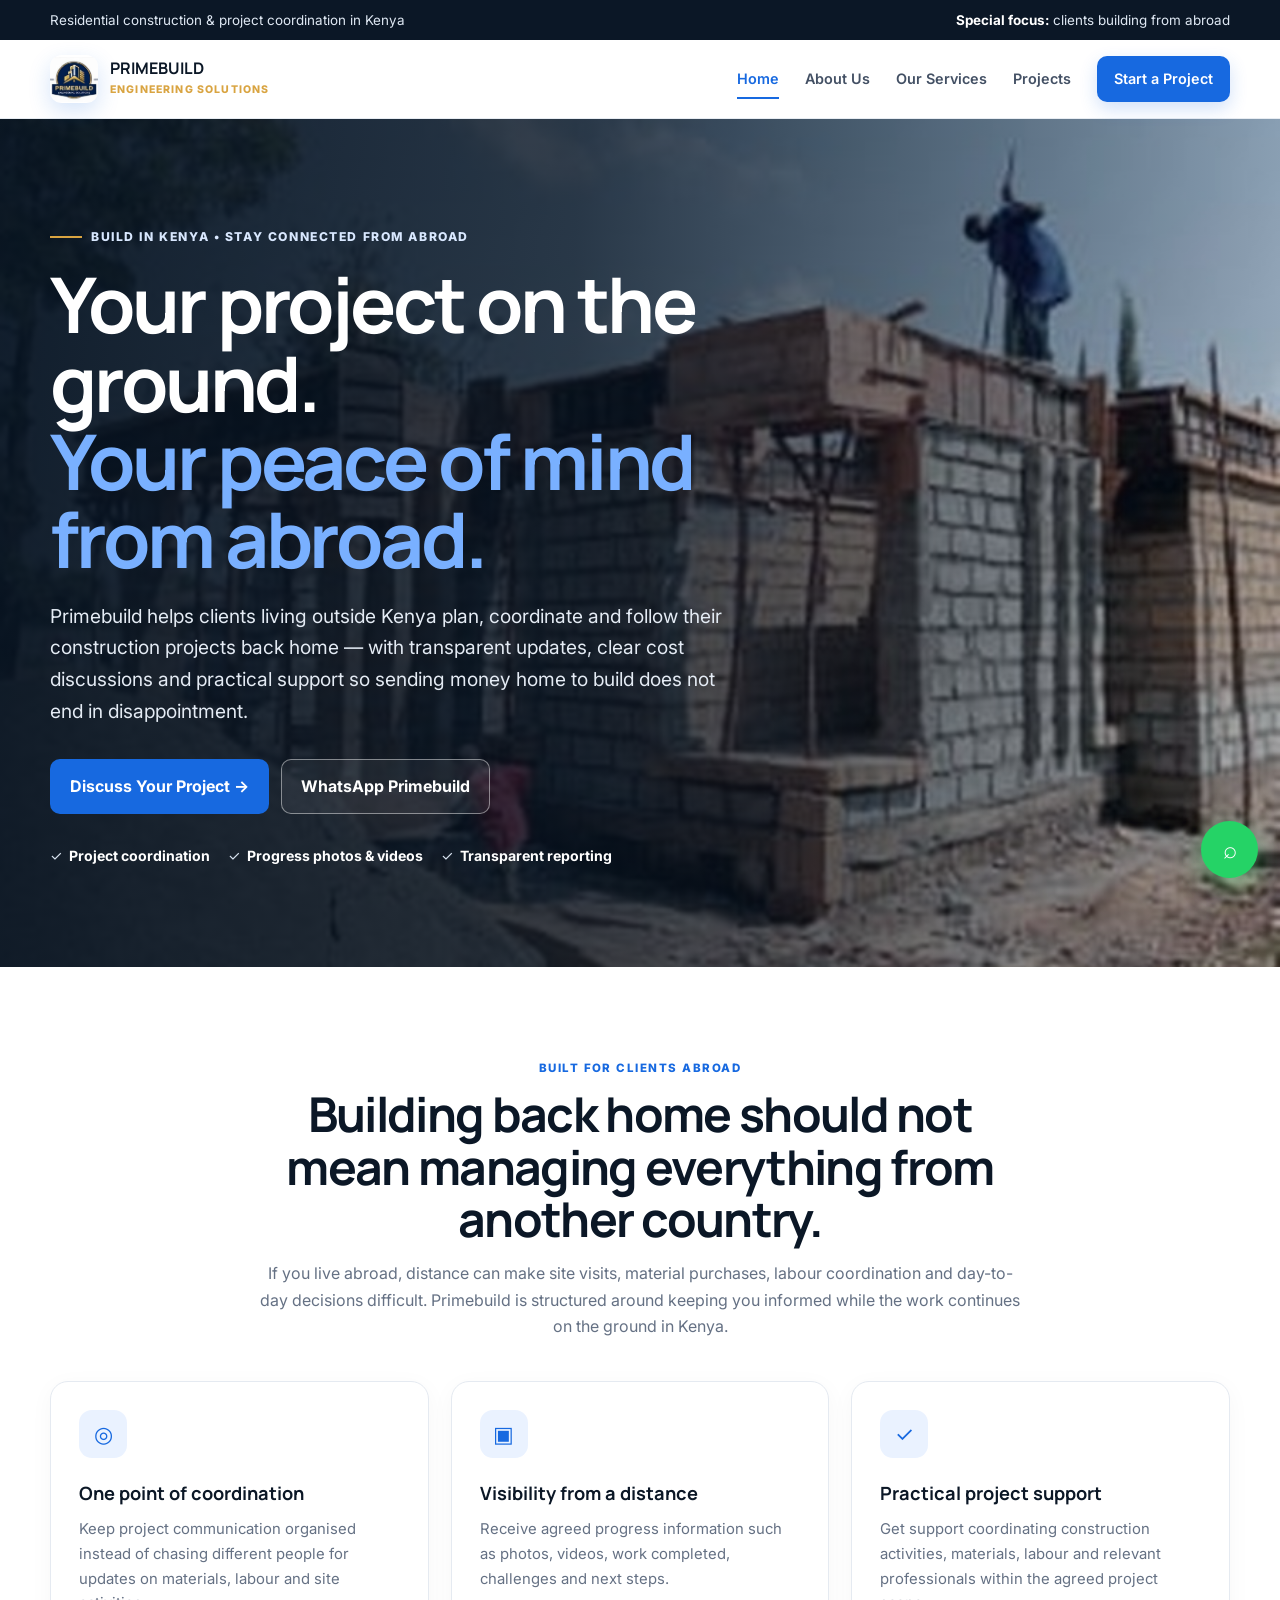
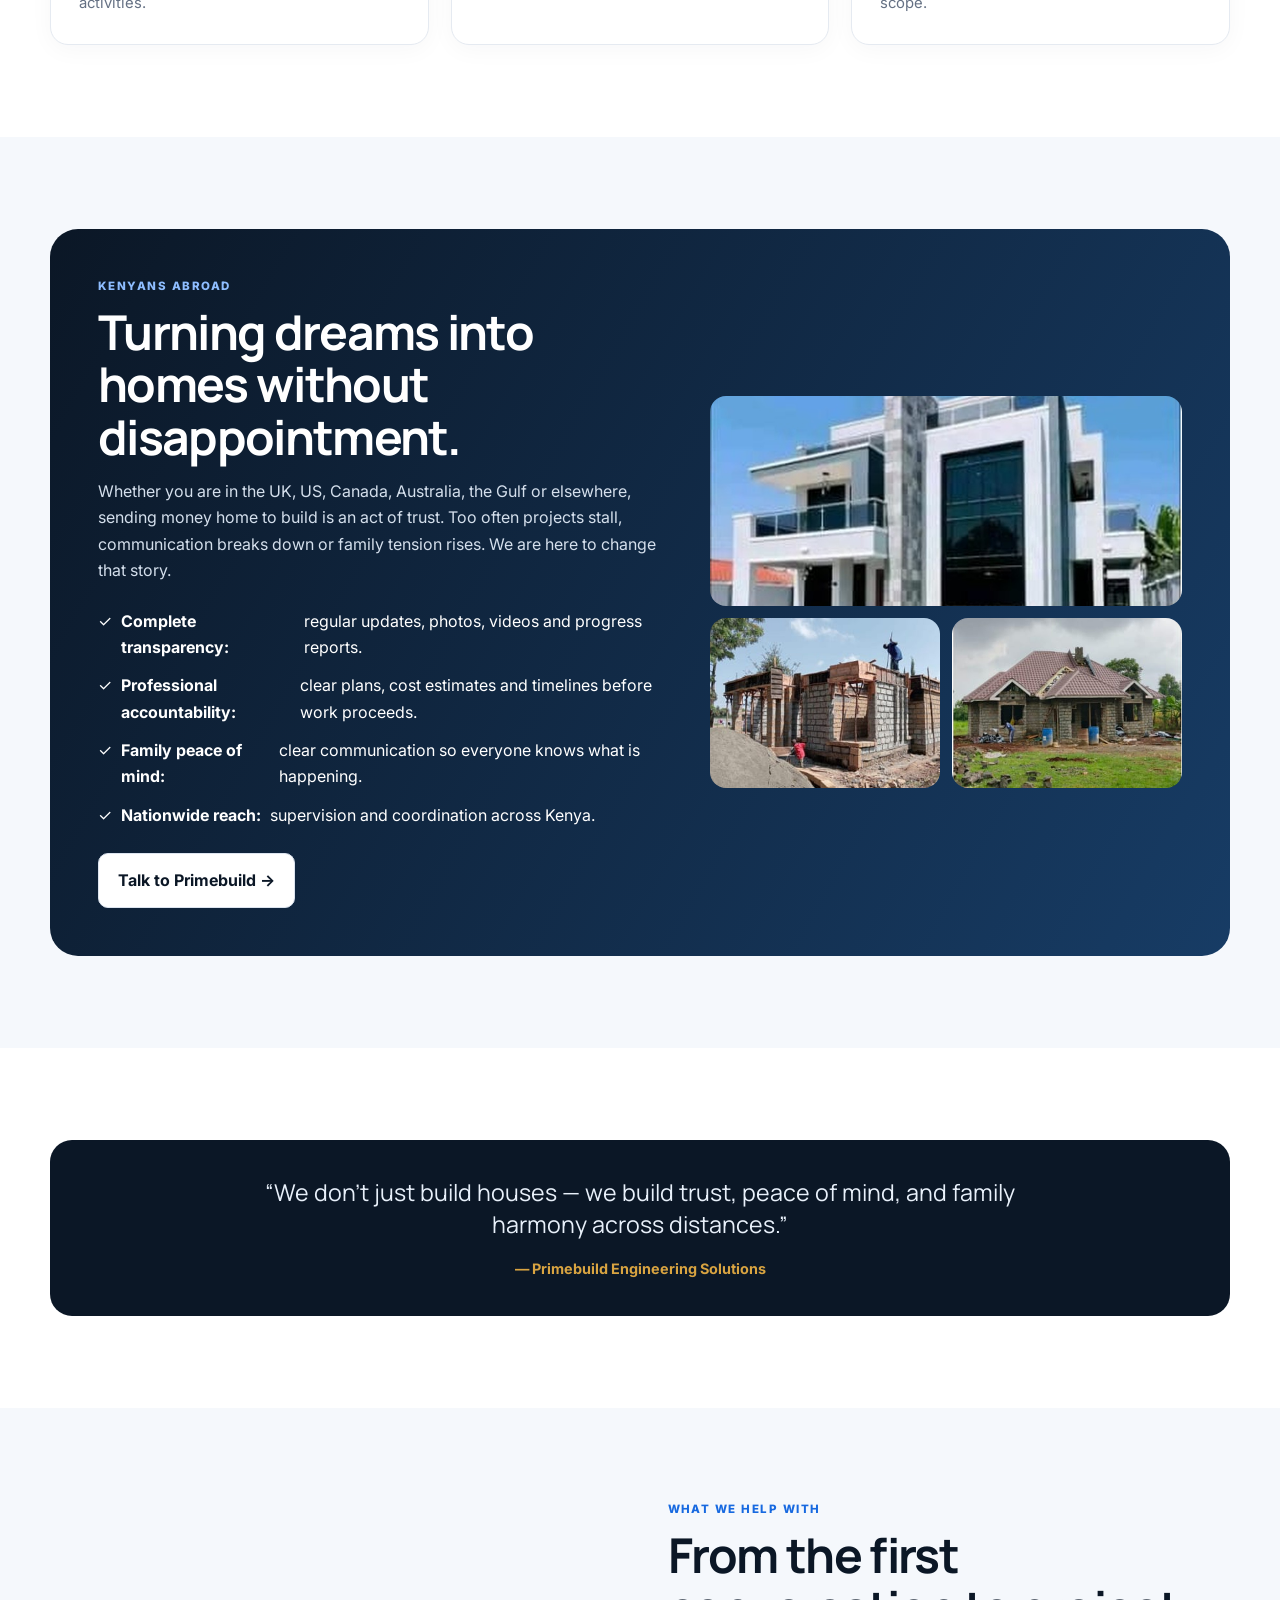
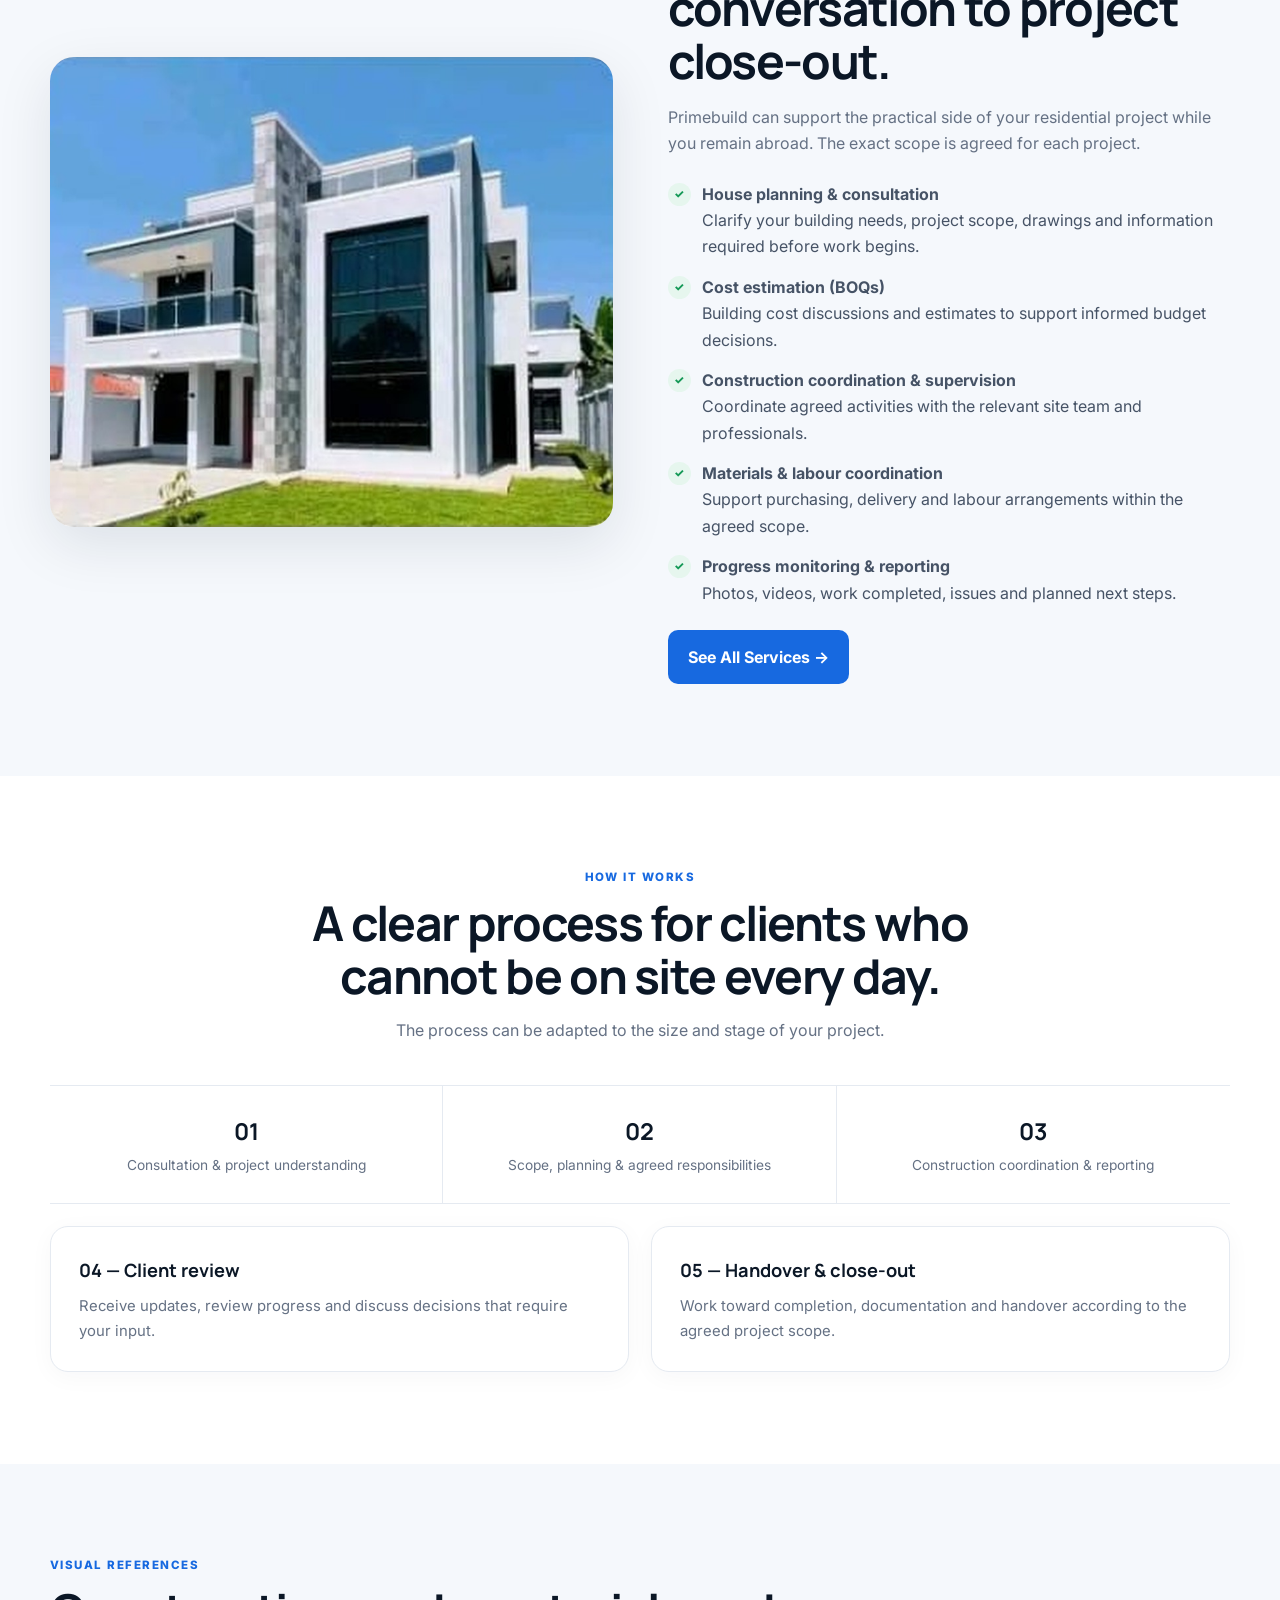
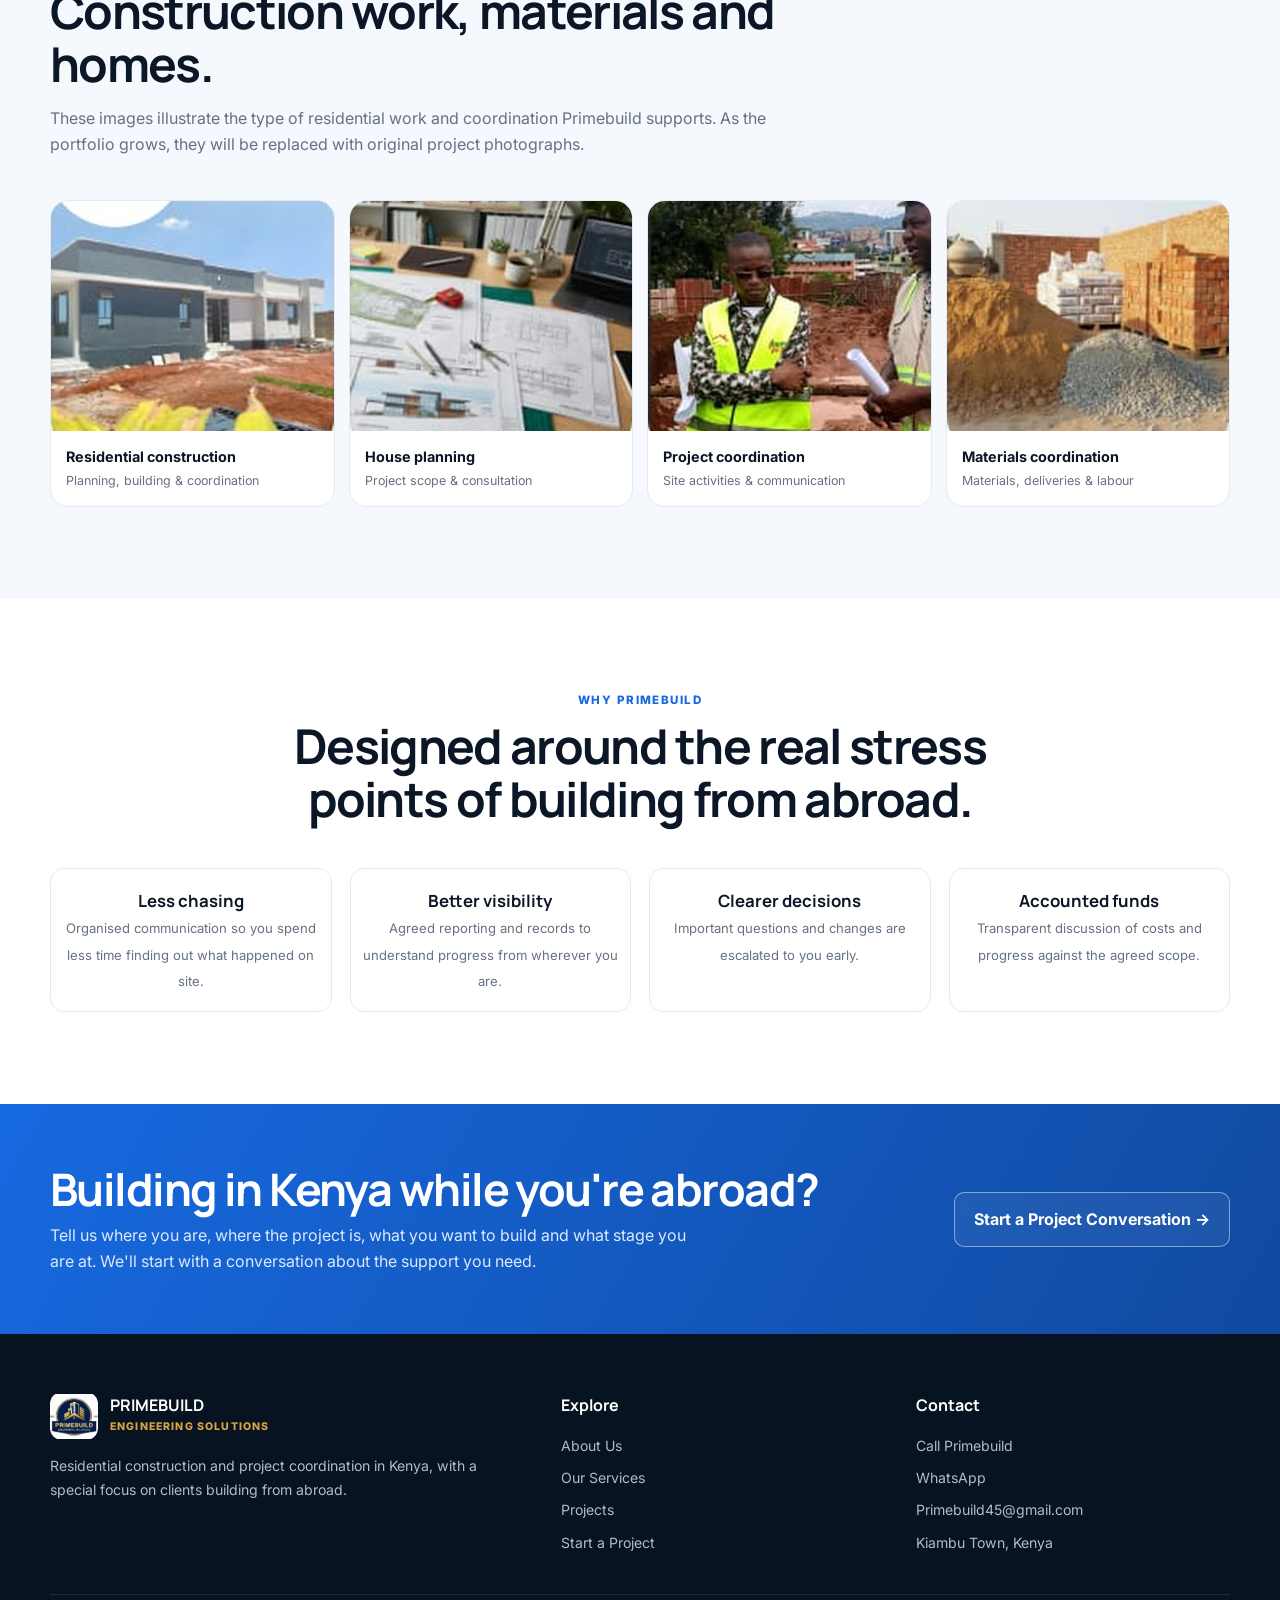
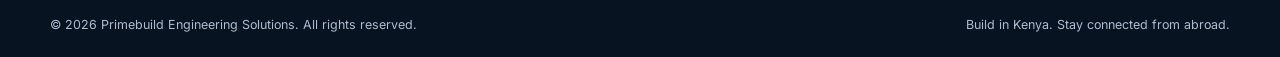
<file: index.html>
<!doctype html>
<html lang="en">
<head>
<meta charset="utf-8"><meta name="viewport" content="width=device-width,initial-scale=1">
<title>Primebuild Engineering Solutions | Build in Kenya from Abroad</title>
<meta name="description" content="Primebuild Engineering Solutions helps clients living abroad plan, coordinate, monitor and complete residential construction projects in Kenya with clear communication, transparent reporting and practical support.">
<link rel="icon" href="favicon.svg" type="image/svg+xml">
<link rel="stylesheet" href="styles.css">
<script type="application/ld+json">{"@context":"https://schema.org","@type":"Organization","name":"Primebuild Engineering Solutions","areaServed":"Kenya","url":"https://primebuild.co.ke","email":"Primebuild45@gmail.com","telephone":"+254791653161","description":"Residential construction support and project coordination for clients building in Kenya, including clients living abroad.","founder":{"@type":"Person","name":"Antony Kimani"}}</script>
</head>
<body>
<a class="skip-link" href="#main">Skip to content</a>
<div class="topbar"><div class="container"><span>Residential construction &amp; project coordination in Kenya</span><span class="desktop-only"><span class="accent">Special focus:</span> clients building from abroad</span></div></div>
<nav class="navbar"><div class="container nav-inner">
<a class="brand" href="index.html">
  <img class="logo-img" src="favicon.jpeg" width="48" height="48" alt="Primebuild logo">
  <span class="brand-text"><strong>PRIMEBUILD</strong><span>ENGINEERING SOLUTIONS</span></span>
</a>
<button class="menu-btn" aria-label="Open menu" aria-expanded="false">☰</button>
<div class="nav-links"><a class="active" href="index.html">Home</a><a href="about.html">About Us</a><a href="services.html">Our Services</a><a href="projects.html">Projects</a><a href="contact.html" class="nav-cta">Start a Project</a></div>
</div></nav>

<header class="hero"><div class="container"><div class="hero-content reveal">
<div class="eyebrow">Build in Kenya • Stay connected from abroad</div>
<h1>Your project on the ground.<br><span>Your peace of mind from abroad.</span></h1>
<p>Primebuild helps clients living outside Kenya plan, coordinate and follow their construction projects back home — with transparent updates, clear cost discussions and practical support so sending money home to build does not end in disappointment.</p>
<div class="hero-actions"><a class="btn btn-primary" href="contact.html">Discuss Your Project →</a><a class="btn btn-outline" data-whatsapp data-message="Hello Primebuild Engineering Solutions. I live abroad and would like to discuss building or managing a construction project in Kenya.">WhatsApp Primebuild</a></div>
<div class="hero-note"><span>✓ <b>Project coordination</b></span><span>✓ <b>Progress photos &amp; videos</b></span><span>✓ <b>Transparent reporting</b></span></div>
</div></div></header>

<main id="main">
<section class="section"><div class="container">
<div class="section-head center reveal"><div class="kicker">Built for clients abroad</div><h2>Building back home should not mean managing everything from another country.</h2><p>If you live abroad, distance can make site visits, material purchases, labour coordination and day-to-day decisions difficult. Primebuild is structured around keeping you informed while the work continues on the ground in Kenya.</p></div>
<div class="grid grid-3">
<div class="card reveal"><div class="icon">◎</div><h3>One point of coordination</h3><p>Keep project communication organised instead of chasing different people for updates on materials, labour and site activities.</p></div>
<div class="card reveal"><div class="icon">▣</div><h3>Visibility from a distance</h3><p>Receive agreed progress information such as photos, videos, work completed, challenges and next steps.</p></div>
<div class="card reveal"><div class="icon">✓</div><h3>Practical project support</h3><p>Get support coordinating construction activities, materials, labour and relevant professionals within the agreed project scope.</p></div>
</div></div></section>

<section class="section alt"><div class="container"><div class="abroad-banner reveal">
<div><div class="kicker" style="color:#8ebdff">Kenyans abroad</div><h2>Turning dreams into homes without disappointment.</h2><p>Whether you are in the UK, US, Canada, Australia, the Gulf or elsewhere, sending money home to build is an act of trust. Too often projects stall, communication breaks down or family tension rises. We are here to change that story.</p>
<div class="mini-points">
<span>✓ <span><b>Complete transparency:</b> regular updates, photos, videos and progress reports.</span></span>
<span>✓ <span><b>Professional accountability:</b> clear plans, cost estimates and timelines before work proceeds.</span></span>
<span>✓ <span><b>Family peace of mind:</b> clear communication so everyone knows what is happening.</span></span>
<span>✓ <span><b>Nationwide reach:</b> supervision and coordination across Kenya.</span></span>
</div>
<a class="btn btn-light" href="contact.html" style="margin-top:25px">Talk to Primebuild →</a></div>
<div class="abroad-image-grid"><img src="assets/abroad-modern-home.jpg" alt="Modern residential home in Kenya"><img src="assets/abroad-construction-1.jpg" alt="Residential construction work in Kenya"><img src="assets/abroad-family-home.jpg" alt="Residential home under construction in Kenya"></div>
</div></div></section>

<section class="section"><div class="container">
<div class="quote-banner reveal">
<p>“We don’t just build houses — we build trust, peace of mind, and family harmony across distances.”</p>
<cite>— Primebuild Engineering Solutions</cite>
</div>
</div></section>

<section class="section alt"><div class="container"><div class="feature"><div class="feature-image reveal"></div><div class="reveal"><div class="kicker">What we help with</div><h2>From the first conversation to project close-out.</h2><p style="margin-top:16px;color:var(--muted)">Primebuild can support the practical side of your residential project while you remain abroad. The exact scope is agreed for each project.</p>
<ul class="check-list">
<li><span class="check">✓</span><span><strong>House planning &amp; consultation</strong><br>Clarify your building needs, project scope, drawings and information required before work begins.</span></li>
<li><span class="check">✓</span><span><strong>Cost estimation (BOQs)</strong><br>Building cost discussions and estimates to support informed budget decisions.</span></li>
<li><span class="check">✓</span><span><strong>Construction coordination &amp; supervision</strong><br>Coordinate agreed activities with the relevant site team and professionals.</span></li>
<li><span class="check">✓</span><span><strong>Materials &amp; labour coordination</strong><br>Support purchasing, delivery and labour arrangements within the agreed scope.</span></li>
<li><span class="check">✓</span><span><strong>Progress monitoring &amp; reporting</strong><br>Photos, videos, work completed, issues and planned next steps.</span></li>
</ul>
<a class="btn btn-primary" href="services.html" style="margin-top:24px">See All Services →</a></div></div></div></section>

<section class="section"><div class="container"><div class="section-head center"><div class="kicker">How it works</div><h2>A clear process for clients who cannot be on site every day.</h2><p>The process can be adapted to the size and stage of your project.</p></div>
<div class="stats"><div class="stat"><strong>01</strong><span>Consultation &amp; project understanding</span></div><div class="stat"><strong>02</strong><span>Scope, planning &amp; agreed responsibilities</span></div><div class="stat"><strong>03</strong><span>Construction coordination &amp; reporting</span></div></div>
<div class="grid grid-2" style="margin-top:22px"><div class="card"><h3>04 — Client review</h3><p>Receive updates, review progress and discuss decisions that require your input.</p></div><div class="card"><h3>05 — Handover &amp; close-out</h3><p>Work toward completion, documentation and handover according to the agreed project scope.</p></div></div>
</div></section>

<section class="section alt"><div class="container"><div class="section-head"><div class="kicker">Visual references</div><h2>Construction work, materials and homes.</h2><p>These images illustrate the type of residential work and coordination Primebuild supports. As the portfolio grows, they will be replaced with original project photographs.</p></div>
<div class="gallery"><figure><img src="assets/service-residential.jpg" alt="Residential house construction"><figcaption>Residential construction<span>Planning, building &amp; coordination</span></figcaption></figure><figure><img src="assets/service-planning.jpg" alt="House planning drawings"><figcaption>House planning<span>Project scope &amp; consultation</span></figcaption></figure><figure><img src="assets/service-coordination.jpg" alt="Construction project coordination on site"><figcaption>Project coordination<span>Site activities &amp; communication</span></figcaption></figure><figure><img src="assets/service-materials.jpg" alt="Construction materials on site"><figcaption>Materials coordination<span>Materials, deliveries &amp; labour</span></figcaption></figure></div>
</div></section>

<section class="section"><div class="container"><div class="section-head center"><div class="kicker">Why Primebuild</div><h2>Designed around the real stress points of building from abroad.</h2></div>
<div class="trust-strip">
<div class="trust-item"><strong>Less chasing</strong><span>Organised communication so you spend less time finding out what happened on site.</span></div>
<div class="trust-item"><strong>Better visibility</strong><span>Agreed reporting and records to understand progress from wherever you are.</span></div>
<div class="trust-item"><strong>Clearer decisions</strong><span>Important questions and changes are escalated to you early.</span></div>
<div class="trust-item"><strong>Accounted funds</strong><span>Transparent discussion of costs and progress against the agreed scope.</span></div>
</div>
</div></section>

<section class="cta"><div class="container cta-inner"><div><h2>Building in Kenya while you're abroad?</h2><p>Tell us where you are, where the project is, what you want to build and what stage you are at. We'll start with a conversation about the support you need.</p></div><a class="btn btn-outline" href="contact.html">Start a Project Conversation →</a></div></section>
</main>

<footer><div class="container"><div class="footer-grid"><div class="footer-brand"><a class="brand" href="index.html"><img class="logo-img" src="favicon.jpeg" width="48" height="48" alt="Primebuild logo"><span class="brand-text"><strong style="color:#fff">PRIMEBUILD</strong><span>ENGINEERING SOLUTIONS</span></span></a><p>Residential construction and project coordination in Kenya, with a special focus on clients building from abroad.</p></div><div><h3>Explore</h3><ul><li><a href="about.html">About Us</a></li><li><a href="services.html">Our Services</a></li><li><a href="projects.html">Projects</a></li><li><a href="contact.html">Start a Project</a></li></ul></div><div><h3>Contact</h3><ul><li><a data-phone data-phone-text="false">Call Primebuild</a></li><li><a data-whatsapp>WhatsApp</a></li><li><a data-email>Primebuild45@gmail.com</a></li><li>Kiambu Town, Kenya</li></ul></div></div><div class="footer-bottom"><span>© <span id="year"></span> Primebuild Engineering Solutions. All rights reserved.</span><span>Build in Kenya. Stay connected from abroad.</span></div></div></footer>
<a class="whatsapp-float" data-whatsapp aria-label="Chat on WhatsApp">⌕</a><script src="script.js"></script>
</body></html>
</file>
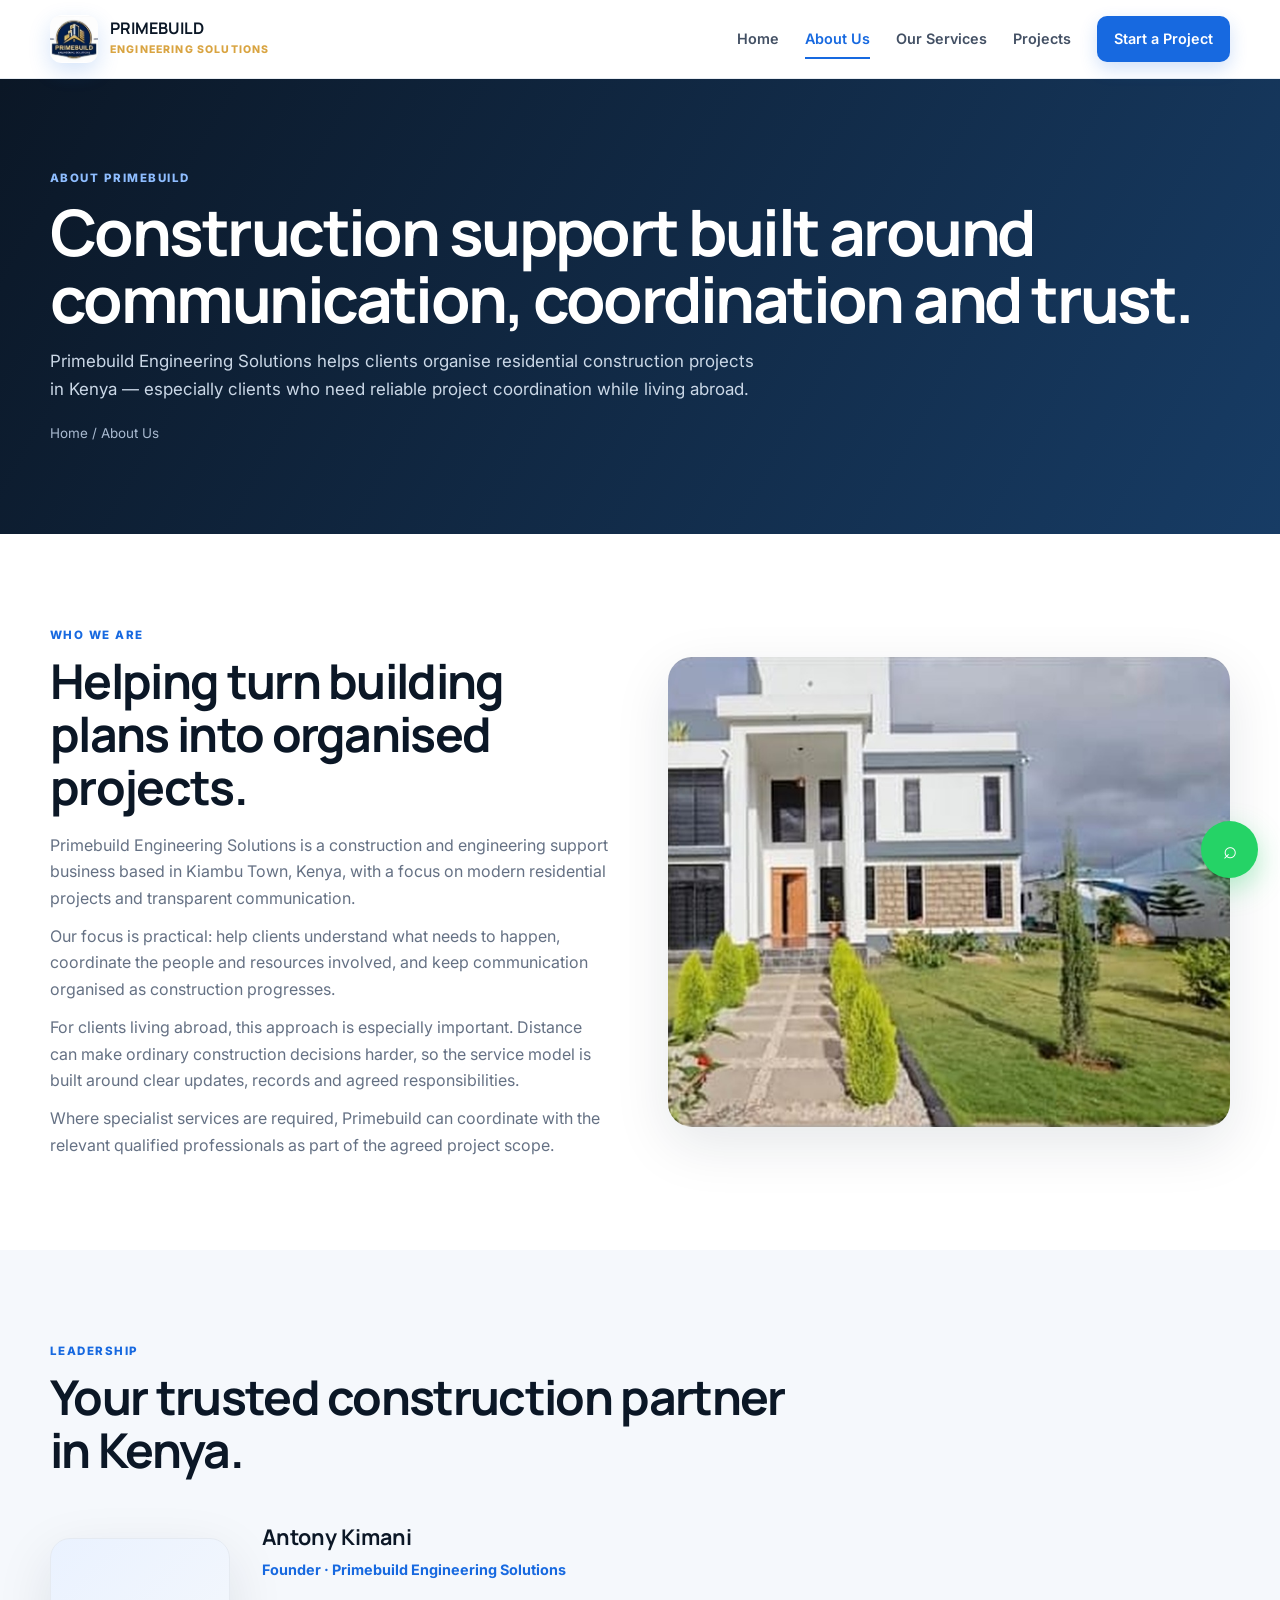
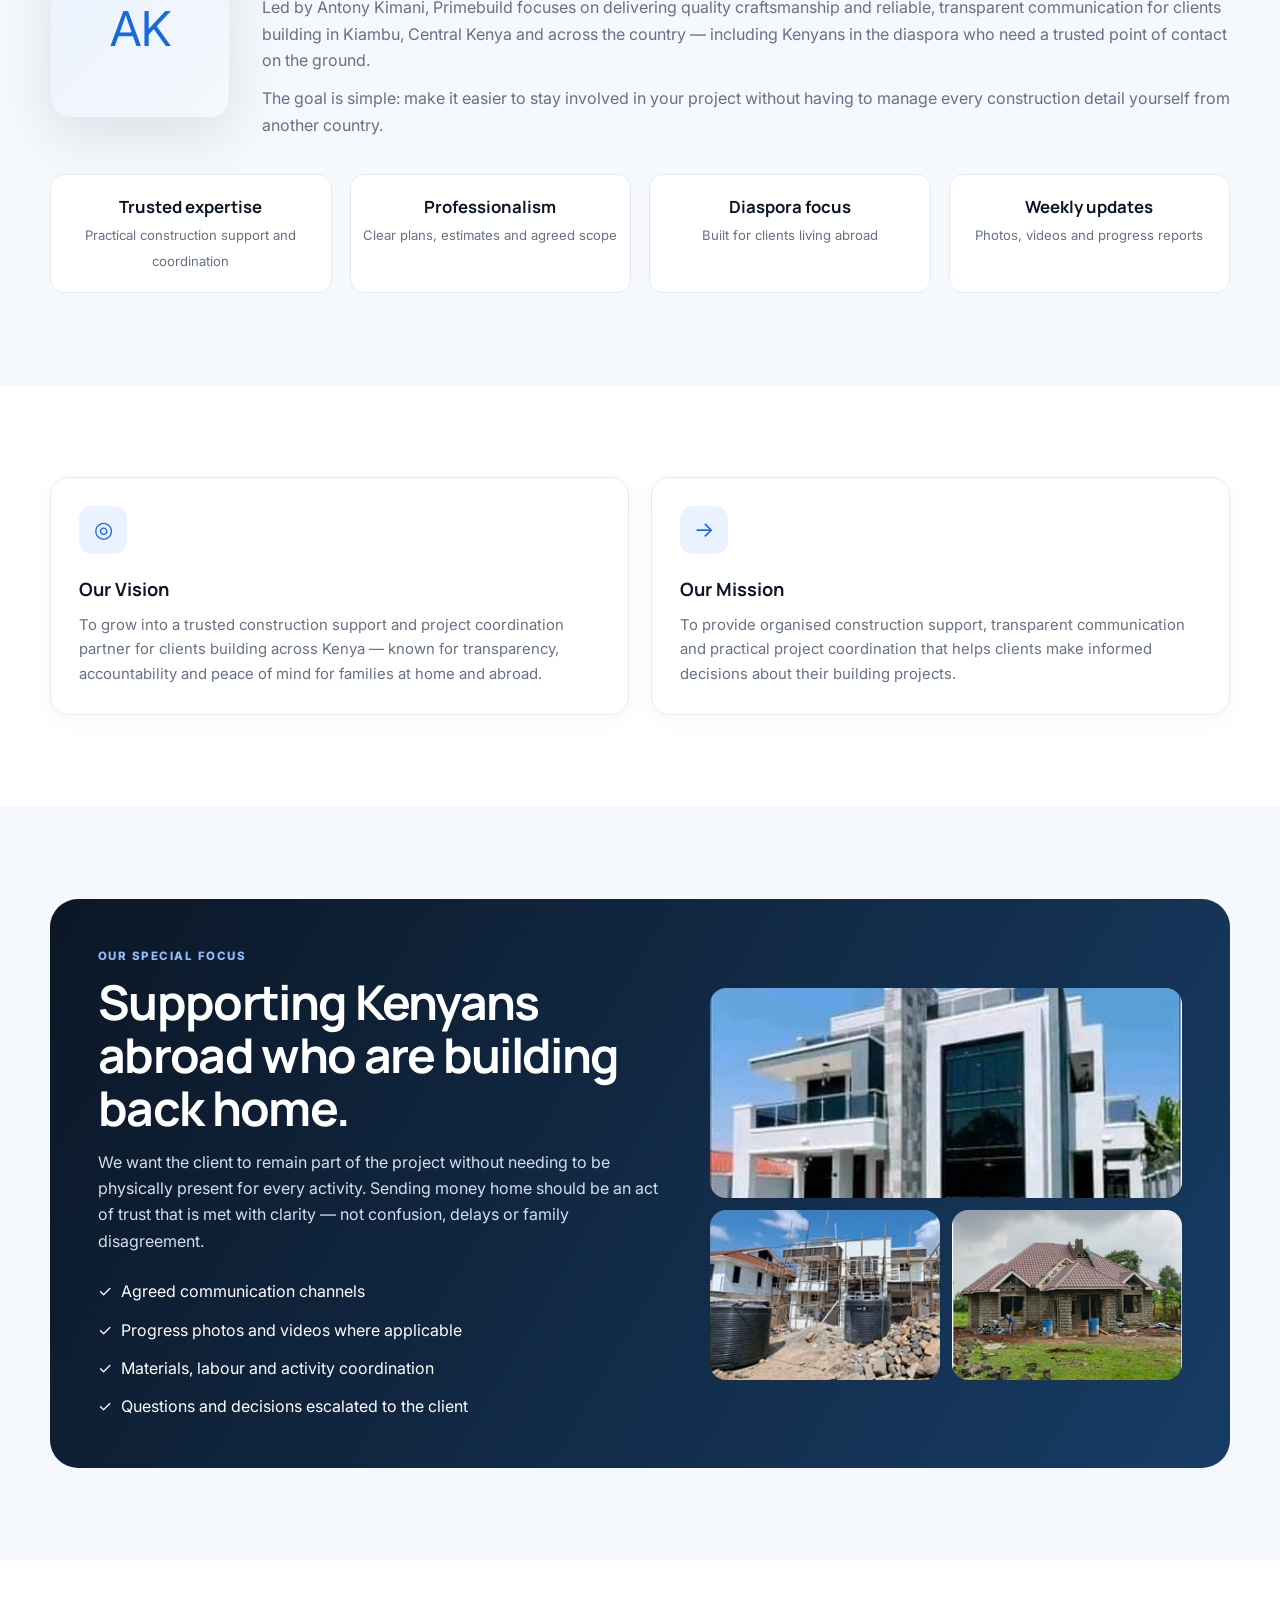
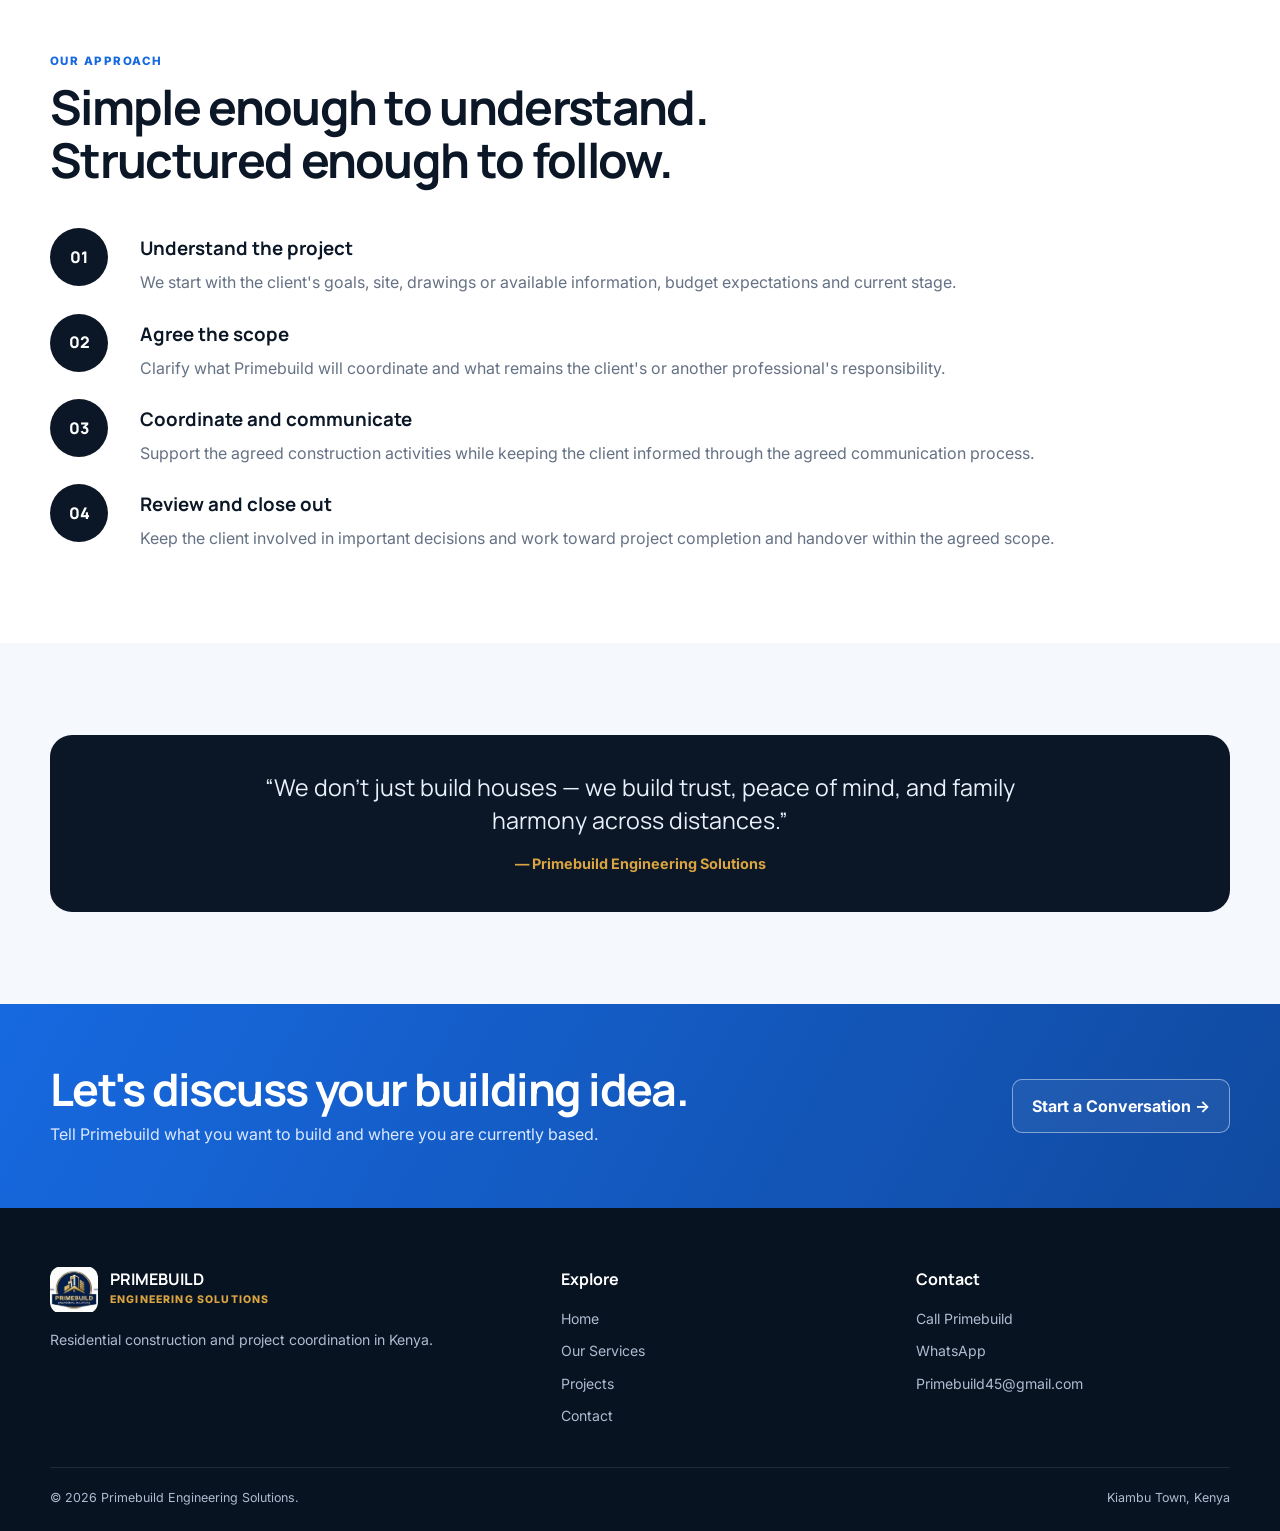
<file: about.html>
<!doctype html>
<html lang="en"><head><meta charset="utf-8"><meta name="viewport" content="width=device-width,initial-scale=1"><title>About Primebuild Engineering Solutions</title><meta name="description" content="Learn about Primebuild Engineering Solutions, led by Antony Kimani, and our approach to residential construction coordination for clients in Kenya and abroad."><link rel="icon" href="favicon.svg" type="image/svg+xml"><link rel="stylesheet" href="styles.css"></head>
<body>
<a class="skip-link" href="#main">Skip to content</a>
<nav class="navbar"><div class="container nav-inner"><a class="brand" href="index.html"><img class="logo-img" src="favicon.jpeg" width="48" height="48" alt="Primebuild logo"><span class="brand-text"><strong>PRIMEBUILD</strong><span>ENGINEERING SOLUTIONS</span></span></a><button class="menu-btn" aria-label="Open menu" aria-expanded="false">☰</button><div class="nav-links"><a href="index.html">Home</a><a class="active" href="about.html">About Us</a><a href="services.html">Our Services</a><a href="projects.html">Projects</a><a href="contact.html" class="nav-cta">Start a Project</a></div></div></nav>
<header class="page-hero"><div class="container"><div class="kicker" style="color:#8ebdff">About Primebuild</div><h1>Construction support built around communication, coordination and trust.</h1><p>Primebuild Engineering Solutions helps clients organise residential construction projects in Kenya — especially clients who need reliable project coordination while living abroad.</p><div class="breadcrumb">Home / About Us</div></div></header>
<main id="main">
<section class="section"><div class="container"><div class="feature"><div class="reveal"><div class="kicker">Who we are</div><h2>Helping turn building plans into organised projects.</h2><p style="margin-top:18px;color:var(--muted)">Primebuild Engineering Solutions is a construction and engineering support business based in Kiambu Town, Kenya, with a focus on modern residential projects and transparent communication.</p><p style="margin-top:12px;color:var(--muted)">Our focus is practical: help clients understand what needs to happen, coordinate the people and resources involved, and keep communication organised as construction progresses.</p><p style="margin-top:12px;color:var(--muted)">For clients living abroad, this approach is especially important. Distance can make ordinary construction decisions harder, so the service model is built around clear updates, records and agreed responsibilities.</p><p style="margin-top:12px;color:var(--muted)">Where specialist services are required, Primebuild can coordinate with the relevant qualified professionals as part of the agreed project scope.</p></div><div class="feature-image reveal" style="background-image:url('assets/abroad-modern-home-2.jpg')"></div></div></div></section>

<section class="section alt"><div class="container">
<div class="section-head"><div class="kicker">Leadership</div><h2>Your trusted construction partner in Kenya.</h2></div>
<div class="founder reveal">
<div class="founder-photo placeholder" aria-hidden="true">AK</div>
<div>
<h3>Antony Kimani</h3>
<div class="role">Founder · Primebuild Engineering Solutions</div>
<p>Led by Antony Kimani, Primebuild focuses on delivering quality craftsmanship and reliable, transparent communication for clients building in Kiambu, Central Kenya and across the country — including Kenyans in the diaspora who need a trusted point of contact on the ground.</p>
<p style="margin-top:12px">The goal is simple: make it easier to stay involved in your project without having to manage every construction detail yourself from another country.</p>
</div>
</div>
<div class="trust-strip" style="margin-top:36px">
<div class="trust-item"><strong>Trusted expertise</strong><span>Practical construction support and coordination</span></div>
<div class="trust-item"><strong>Professionalism</strong><span>Clear plans, estimates and agreed scope</span></div>
<div class="trust-item"><strong>Diaspora focus</strong><span>Built for clients living abroad</span></div>
<div class="trust-item"><strong>Weekly updates</strong><span>Photos, videos and progress reports</span></div>
</div>
</div></section>

<section class="section"><div class="container"><div class="grid grid-2"><div class="card reveal"><div class="icon">◎</div><h3>Our Vision</h3><p>To grow into a trusted construction support and project coordination partner for clients building across Kenya — known for transparency, accountability and peace of mind for families at home and abroad.</p></div><div class="card reveal"><div class="icon">→</div><h3>Our Mission</h3><p>To provide organised construction support, transparent communication and practical project coordination that helps clients make informed decisions about their building projects.</p></div></div></div></section>

<section class="section alt"><div class="container"><div class="abroad-banner reveal"><div><div class="kicker" style="color:#8ebdff">Our special focus</div><h2>Supporting Kenyans abroad who are building back home.</h2><p>We want the client to remain part of the project without needing to be physically present for every activity. Sending money home should be an act of trust that is met with clarity — not confusion, delays or family disagreement.</p><div class="mini-points"><span>✓ <span>Agreed communication channels</span></span><span>✓ <span>Progress photos and videos where applicable</span></span><span>✓ <span>Materials, labour and activity coordination</span></span><span>✓ <span>Questions and decisions escalated to the client</span></span></div></div><div class="abroad-image-grid"><img src="assets/abroad-modern-home.jpg" alt="Modern home"><img src="assets/abroad-construction-2.jpg" alt="Construction site"><img src="assets/abroad-family-home.jpg" alt="Residential construction"></div></div></div></section>

<section class="section"><div class="container"><div class="section-head"><div class="kicker">Our approach</div><h2>Simple enough to understand. Structured enough to follow.</h2></div><div class="timeline"><div class="step reveal"><div class="step-number">01</div><div><h3>Understand the project</h3><p>We start with the client's goals, site, drawings or available information, budget expectations and current stage.</p></div></div><div class="step reveal"><div class="step-number">02</div><div><h3>Agree the scope</h3><p>Clarify what Primebuild will coordinate and what remains the client's or another professional's responsibility.</p></div></div><div class="step reveal"><div class="step-number">03</div><div><h3>Coordinate and communicate</h3><p>Support the agreed construction activities while keeping the client informed through the agreed communication process.</p></div></div><div class="step reveal"><div class="step-number">04</div><div><h3>Review and close out</h3><p>Keep the client involved in important decisions and work toward project completion and handover within the agreed scope.</p></div></div></div></div></section>

<section class="section alt"><div class="container">
<div class="quote-banner reveal">
<p>“We don’t just build houses — we build trust, peace of mind, and family harmony across distances.”</p>
<cite>— Primebuild Engineering Solutions</cite>
</div>
</div></section>

<section class="cta"><div class="container cta-inner"><div><h2>Let's discuss your building idea.</h2><p>Tell Primebuild what you want to build and where you are currently based.</p></div><a class="btn btn-outline" href="contact.html">Start a Conversation →</a></div></section>
</main>
<footer><div class="container"><div class="footer-grid"><div class="footer-brand"><a class="brand" href="index.html"><img class="logo-img" src="favicon.jpeg" width="48" height="48" alt="Primebuild logo"><span class="brand-text"><strong style="color:#fff">PRIMEBUILD</strong><span>ENGINEERING SOLUTIONS</span></span></a><p>Residential construction and project coordination in Kenya.</p></div><div><h3>Explore</h3><ul><li><a href="index.html">Home</a></li><li><a href="services.html">Our Services</a></li><li><a href="projects.html">Projects</a></li><li><a href="contact.html">Contact</a></li></ul></div><div><h3>Contact</h3><ul><li><a data-phone data-phone-text="false">Call Primebuild</a></li><li><a data-whatsapp>WhatsApp</a></li><li><a data-email>info@primebuild.co.ke</a></li></ul></div></div><div class="footer-bottom"><span>© <span id="year"></span> Primebuild Engineering Solutions.</span><span>Kiambu Town, Kenya</span></div></div></footer>
<a class="whatsapp-float" data-whatsapp aria-label="Chat on WhatsApp">⌕</a><script src="script.js"></script></body></html>
</file>
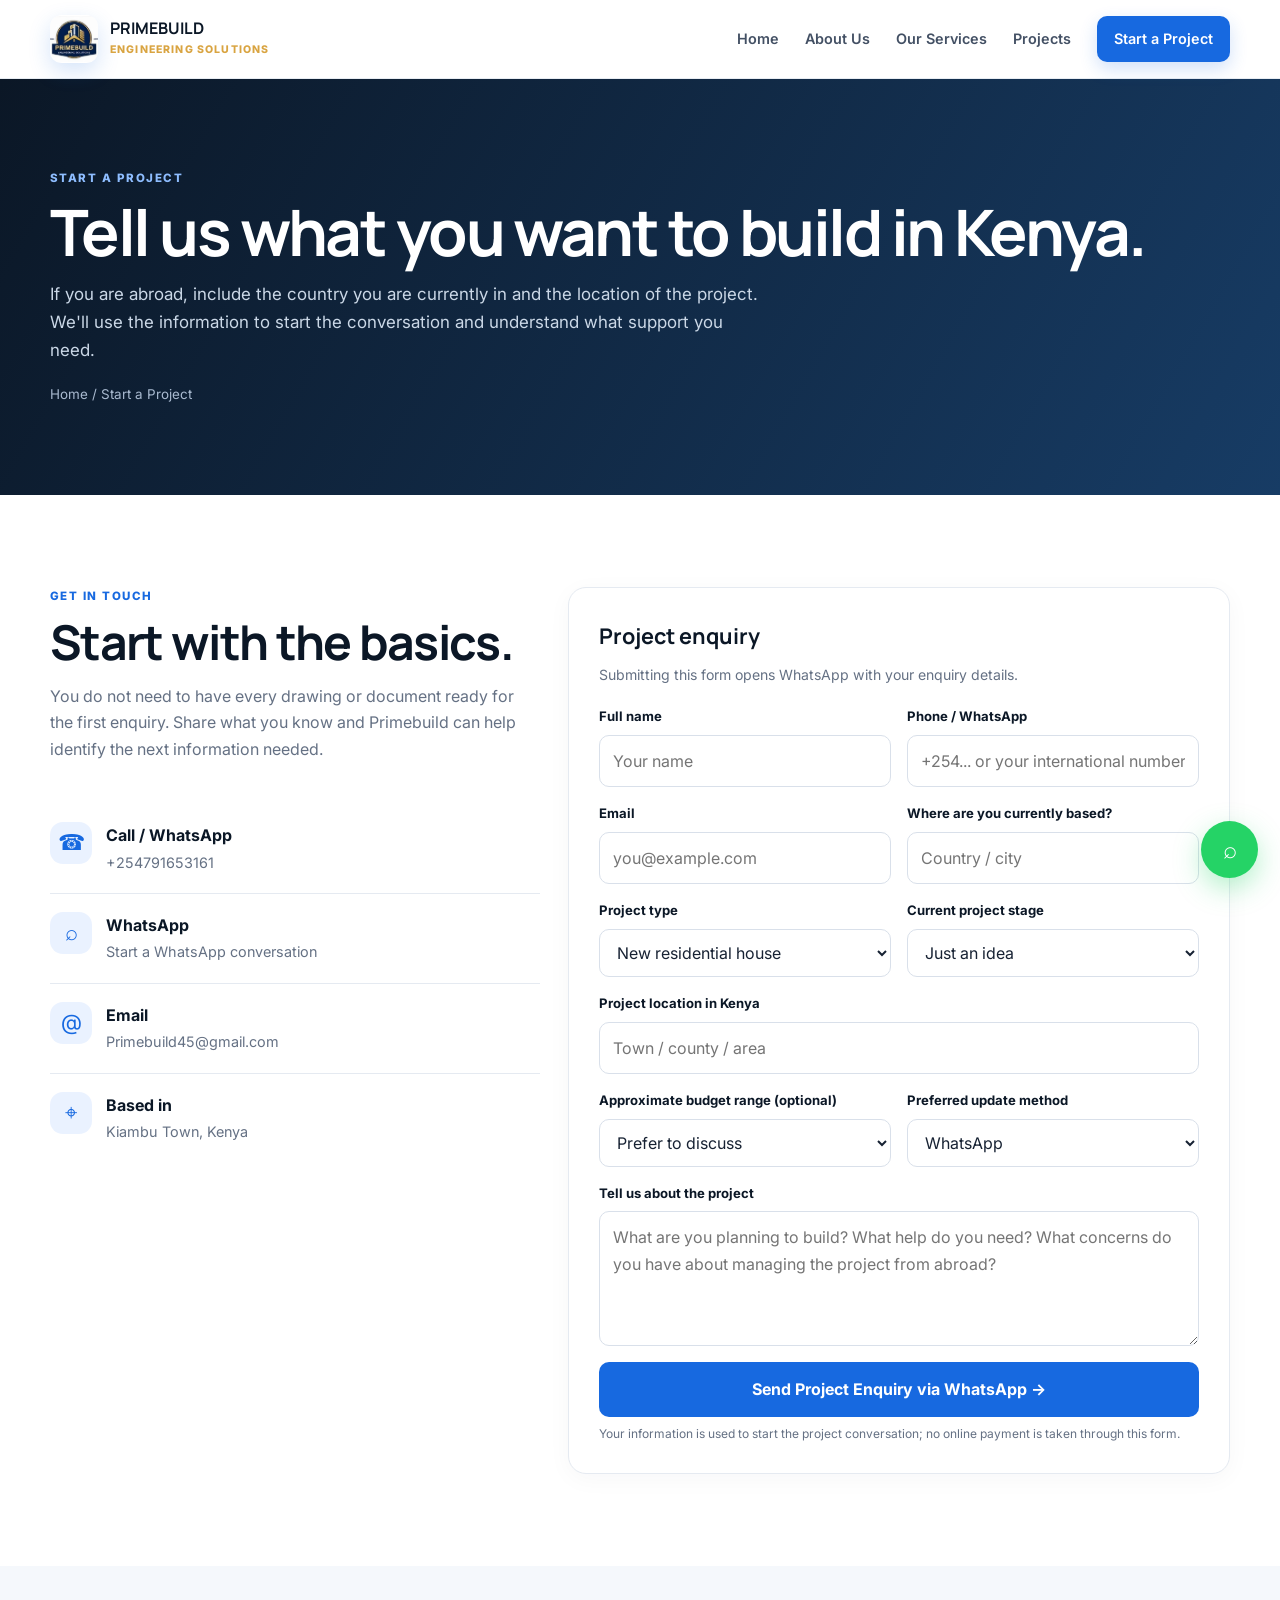
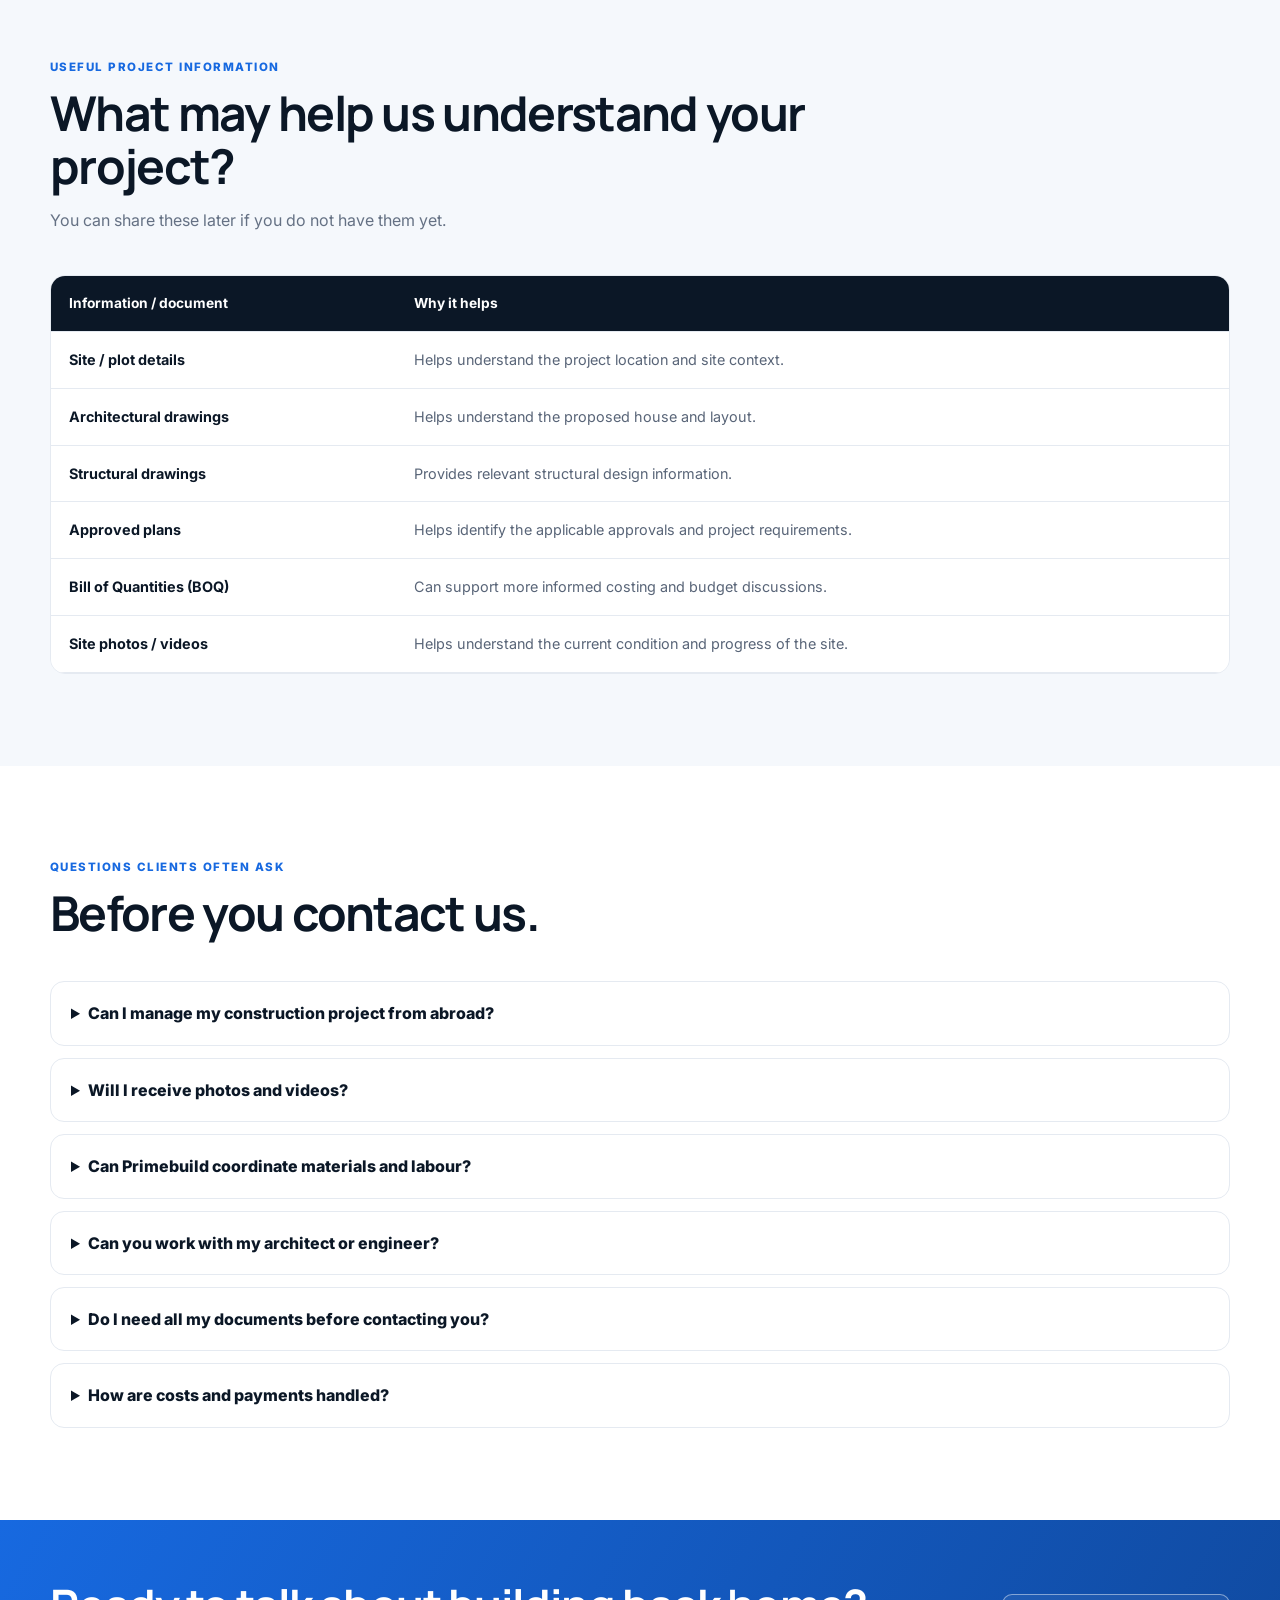
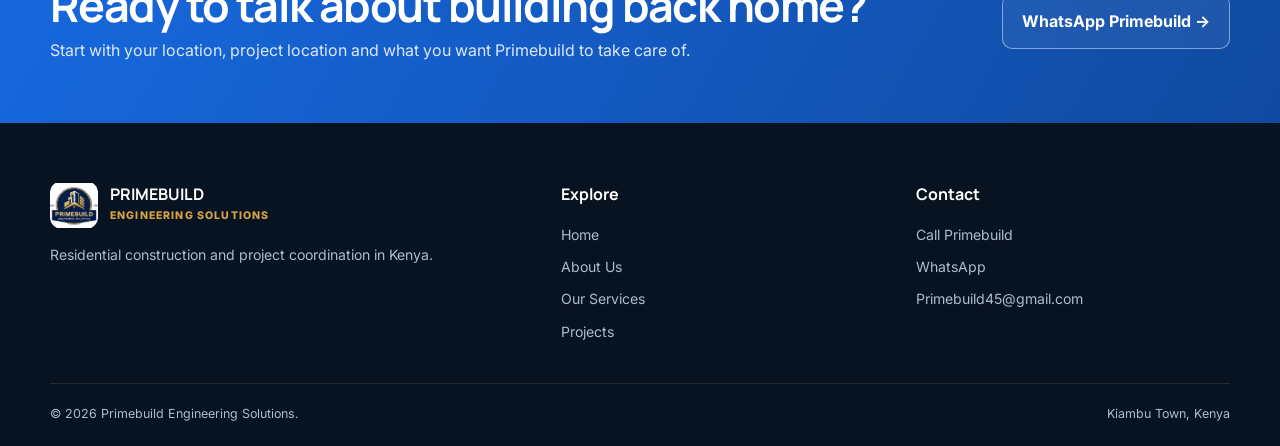
<file: contact.html>
<!doctype html>
<html lang="en"><head><meta charset="utf-8"><meta name="viewport" content="width=device-width,initial-scale=1"><title>Start a Project | Primebuild Engineering Solutions</title><meta name="description" content="Contact Primebuild Engineering Solutions about building or coordinating a construction project in Kenya, including projects managed from abroad. WhatsApp +254 791 653 161."><link rel="icon" href="favicon.svg" type="image/svg+xml"><link rel="stylesheet" href="styles.css"></head>
<body>
<a class="skip-link" href="#main">Skip to content</a>
<nav class="navbar"><div class="container nav-inner"><a class="brand" href="index.html"><img class="logo-img" src="favicon.jpeg" width="48" height="48" alt="Primebuild logo"><span class="brand-text"><strong>PRIMEBUILD</strong><span>ENGINEERING SOLUTIONS</span></span></a><button class="menu-btn" aria-label="Open menu" aria-expanded="false">☰</button><div class="nav-links"><a href="index.html">Home</a><a href="about.html">About Us</a><a href="services.html">Our Services</a><a href="projects.html">Projects</a><a class="active nav-cta" href="contact.html">Start a Project</a></div></div></nav>
<header class="page-hero"><div class="container"><div class="kicker" style="color:#8ebdff">Start a Project</div><h1>Tell us what you want to build in Kenya.</h1><p>If you are abroad, include the country you are currently in and the location of the project. We'll use the information to start the conversation and understand what support you need.</p><div class="breadcrumb">Home / Start a Project</div></div></header>
<main id="main">
<section class="section"><div class="container contact-grid">
<div><div class="section-head"><div class="kicker">Get in touch</div><h2>Start with the basics.</h2><p>You do not need to have every drawing or document ready for the first enquiry. Share what you know and Primebuild can help identify the next information needed.</p></div>
<div class="contact-item"><div class="icon">☎</div><div><strong>Call / WhatsApp</strong><span><a data-phone>+254 791 653 161</a></span></div></div>
<div class="contact-item"><div class="icon">⌕</div><div><strong>WhatsApp</strong><span><a data-whatsapp>Start a WhatsApp conversation</a></span></div></div>
<div class="contact-item"><div class="icon">@</div><div><strong>Email</strong><span><a data-email>info@primebuild.co.ke</a></span></div></div>
<div class="contact-item"><div class="icon">⌖</div><div><strong>Based in</strong><span>Kiambu Town, Kenya</span></div></div>
</div>
<div class="card form-card"><h3 style="font-size:1.35rem">Project enquiry</h3><p style="color:var(--muted);font-size:.88rem;margin:5px 0 20px">Submitting this form opens WhatsApp with your enquiry details.</p>
<form id="enquiryForm"><div class="form-grid">
<div class="field"><label for="name">Full name</label><input id="name" name="name" required placeholder="Your name"></div>
<div class="field"><label for="phone">Phone / WhatsApp</label><input id="phone" name="phone" required placeholder="+254... or your international number"></div>
<div class="field"><label for="email">Email</label><input id="email" name="email" type="email" placeholder="you@example.com"></div>
<div class="field"><label for="country">Where are you currently based?</label><input id="country" name="country" placeholder="Country / city"></div>
<div class="field"><label for="project">Project type</label><select id="project" name="project"><option>New residential house</option><option>House construction already underway</option><option>Residential investment property</option><option>Project coordination / monitoring</option><option>Materials &amp; labour coordination</option><option>Design consultation / BOQ</option><option>Consultation / planning</option><option>Other</option></select></div>
<div class="field"><label for="stage">Current project stage</label><select id="stage" name="stage"><option>Just an idea</option><option>Land / site ready</option><option>Planning / drawings</option><option>Ready to start construction</option><option>Construction already underway</option><option>Near completion</option></select></div>
<div class="field full"><label for="location">Project location in Kenya</label><input id="location" name="location" required placeholder="Town / county / area"></div>
<div class="field"><label for="budget">Approximate budget range (optional)</label><select id="budget" name="budget"><option>Prefer to discuss</option><option>Below KES 5M</option><option>KES 5M–10M</option><option>KES 10M–20M</option><option>Above KES 20M</option></select></div>
<div class="field"><label for="updates">Preferred update method</label><select id="updates" name="updates"><option>WhatsApp</option><option>Email</option><option>WhatsApp + Email</option><option>To be discussed</option></select></div>
<div class="field full"><label for="message">Tell us about the project</label><textarea id="message" name="message" placeholder="What are you planning to build? What help do you need? What concerns do you have about managing the project from abroad?"></textarea></div>
<div class="field full"><button class="btn btn-primary" type="submit">Send Project Enquiry via WhatsApp →</button><small>Your information is used to start the project conversation; no online payment is taken through this form.</small></div>
</div></form></div>
</div></section>

<section class="section alt"><div class="container"><div class="section-head"><div class="kicker">Useful project information</div><h2>What may help us understand your project?</h2><p>You can share these later if you do not have them yet.</p></div><div class="table-wrap"><table><thead><tr><th>Information / document</th><th>Why it helps</th></tr></thead><tbody>
<tr><td>Site / plot details</td><td>Helps understand the project location and site context.</td></tr>
<tr><td>Architectural drawings</td><td>Helps understand the proposed house and layout.</td></tr>
<tr><td>Structural drawings</td><td>Provides relevant structural design information.</td></tr>
<tr><td>Approved plans</td><td>Helps identify the applicable approvals and project requirements.</td></tr>
<tr><td>Bill of Quantities (BOQ)</td><td>Can support more informed costing and budget discussions.</td></tr>
<tr><td>Site photos / videos</td><td>Helps understand the current condition and progress of the site.</td></tr>
</tbody></table></div></div></section>

<section class="section"><div class="container"><div class="section-head"><div class="kicker">Questions clients often ask</div><h2>Before you contact us.</h2></div><div class="faq">
<details><summary>Can I manage my construction project from abroad?</summary><p>Primebuild's service model is designed to support clients who cannot be on site every day. The exact responsibilities, reporting and communication process should be agreed for each project.</p></details>
<details><summary>Will I receive photos and videos?</summary><p>Where included in the agreed reporting scope, project updates can include photographs and videos showing relevant work and progress.</p></details>
<details><summary>Can Primebuild coordinate materials and labour?</summary><p>Materials and labour coordination can be included where agreed. The project scope should clearly state what Primebuild is responsible for and what remains the client's responsibility.</p></details>
<details><summary>Can you work with my architect or engineer?</summary><p>Yes, where specialist input is required, Primebuild can coordinate communication with the relevant professionals within the agreed project scope.</p></details>
<details><summary>Do I need all my documents before contacting you?</summary><p>No. For an initial enquiry, share what you know. You can provide drawings, BOQs, site information and other documents as they become available.</p></details>
<details><summary>How are costs and payments handled?</summary><p>Payment amounts, methods (e.g. M-Pesa or bank transfer) and schedules are agreed per project. Large-scale construction requiring legal permits is handled under appropriate formal arrangements — not as a simple informal agreement.</p></details>
</div></div></section>

<section class="cta"><div class="container cta-inner"><div><h2>Ready to talk about building back home?</h2><p>Start with your location, project location and what you want Primebuild to take care of.</p></div><a class="btn btn-outline" data-whatsapp data-message="Hello Primebuild Engineering Solutions. I live abroad and would like to discuss a construction project in Kenya. Please let me know how we can start.">WhatsApp Primebuild →</a></div></section>
</main>
<footer><div class="container"><div class="footer-grid"><div class="footer-brand"><a class="brand" href="index.html"><img class="logo-img" src="favicon.jpeg" width="48" height="48" alt="Primebuild logo"><span class="brand-text"><strong style="color:#fff">PRIMEBUILD</strong><span>ENGINEERING SOLUTIONS</span></span></a><p>Residential construction and project coordination in Kenya.</p></div><div><h3>Explore</h3><ul><li><a href="index.html">Home</a></li><li><a href="about.html">About Us</a></li><li><a href="services.html">Our Services</a></li><li><a href="projects.html">Projects</a></li></ul></div><div><h3>Contact</h3><ul><li><a data-phone data-phone-text="false">Call Primebuild</a></li><li><a data-whatsapp>WhatsApp</a></li><li><a data-email>info@primebuild.co.ke</a></li></ul></div></div><div class="footer-bottom"><span>© <span id="year"></span> Primebuild Engineering Solutions.</span><span>Kiambu Town, Kenya</span></div></div></footer>
<a class="whatsapp-float" data-whatsapp aria-label="Chat on WhatsApp">⌕</a><script src="script.js"></script></body></html>
</file>
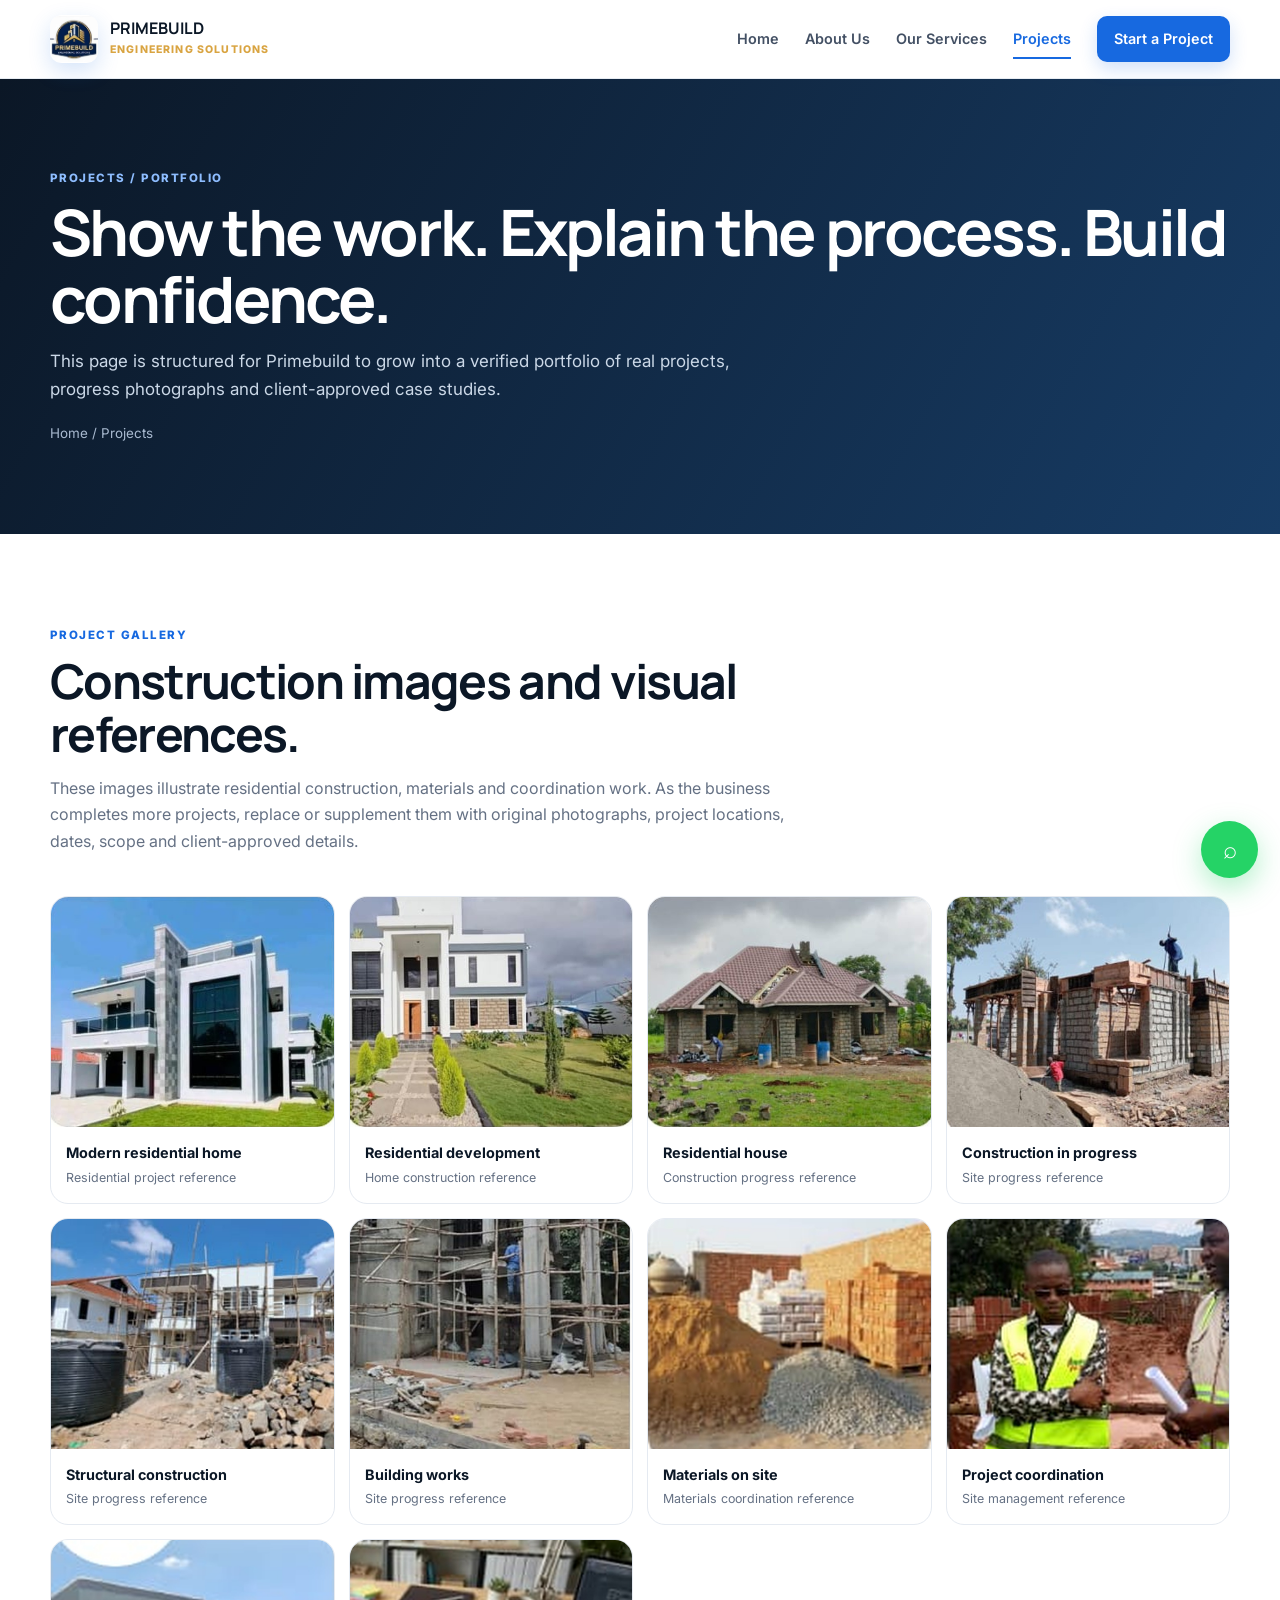
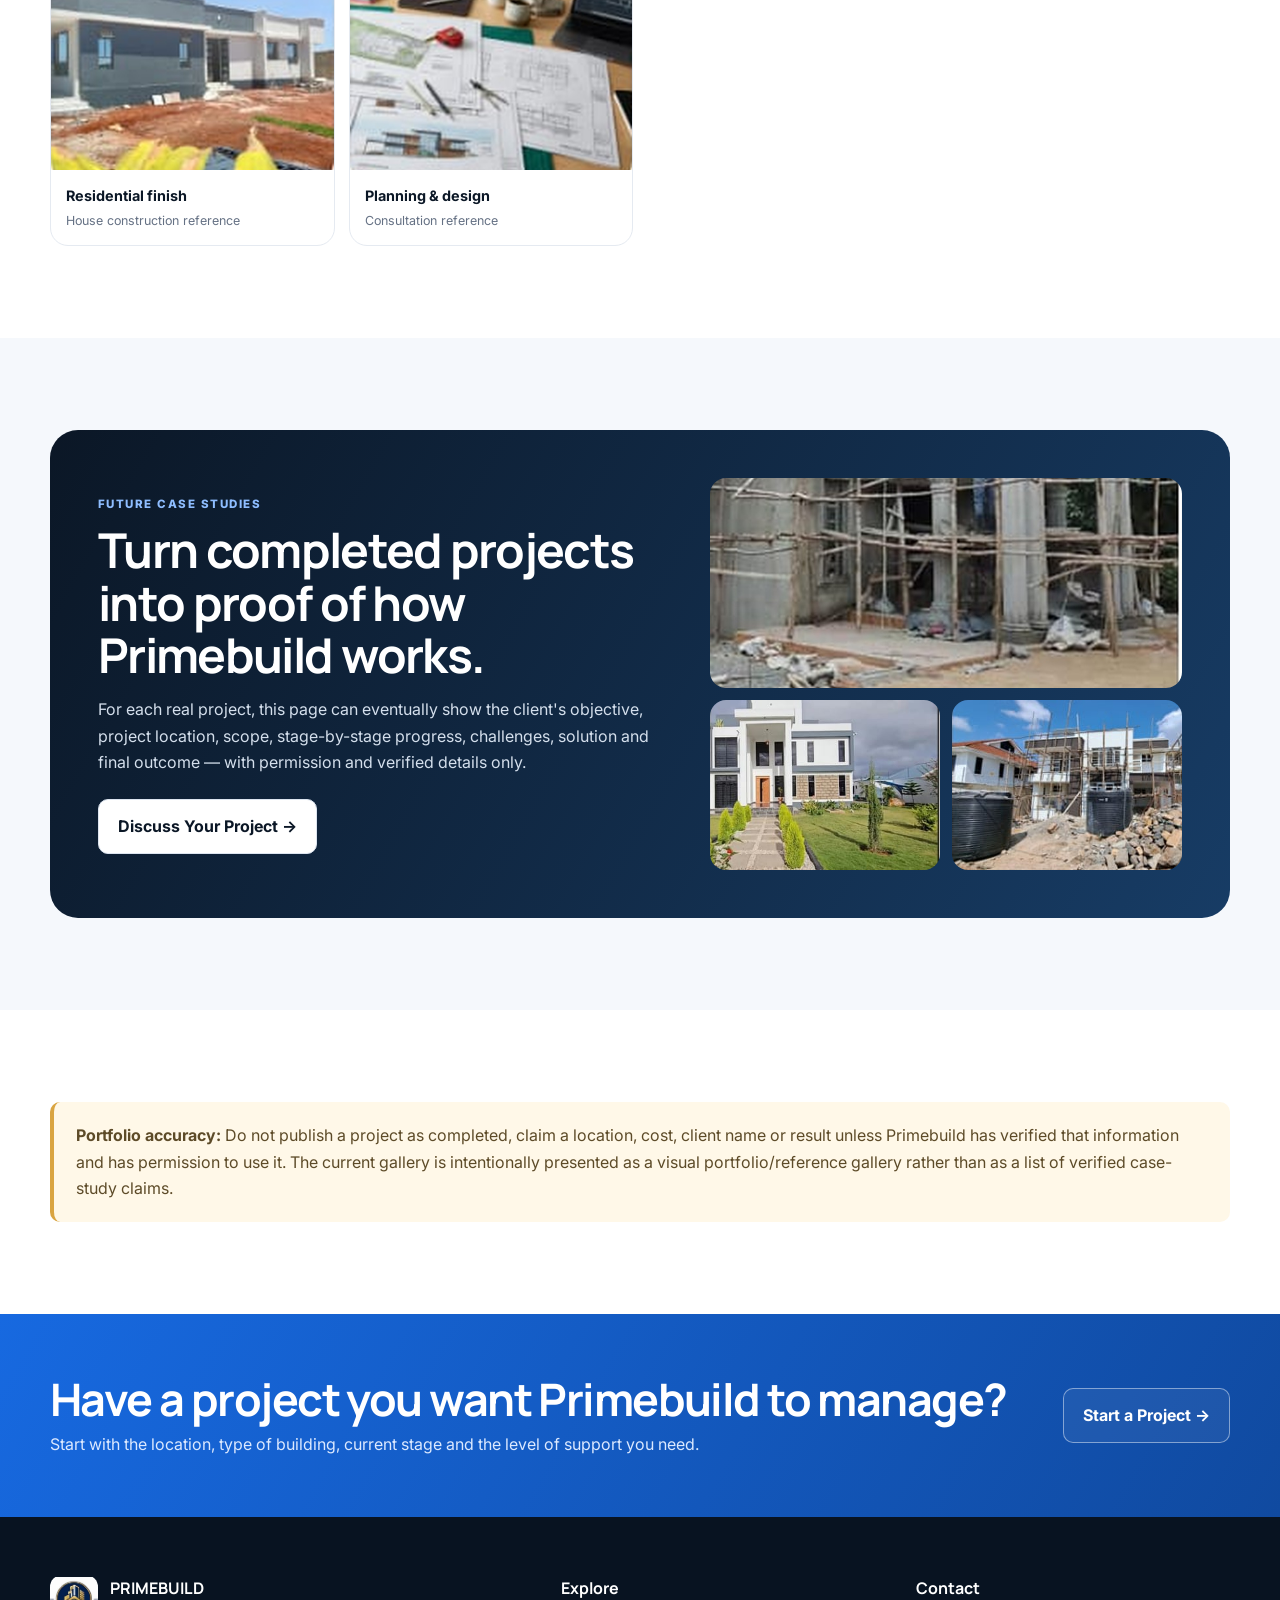
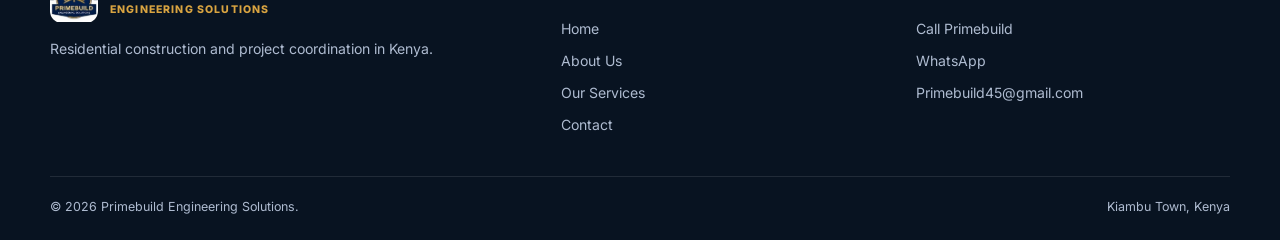
<file: projects.html>
<!doctype html>
<html lang="en"><head><meta charset="utf-8"><meta name="viewport" content="width=device-width,initial-scale=1"><title>Projects &amp; Portfolio | Primebuild Engineering Solutions</title><meta name="description" content="View construction and residential project images used by Primebuild Engineering Solutions as its portfolio grows."><link rel="icon" href="favicon.svg" type="image/svg+xml"><link rel="stylesheet" href="styles.css"></head>
<body>
<a class="skip-link" href="#main">Skip to content</a>
<nav class="navbar"><div class="container nav-inner"><a class="brand" href="index.html"><img class="logo-img" src="favicon.jpeg" width="48" height="48" alt="Primebuild logo"><span class="brand-text"><strong>PRIMEBUILD</strong><span>ENGINEERING SOLUTIONS</span></span></a><button class="menu-btn" aria-label="Open menu" aria-expanded="false">☰</button><div class="nav-links"><a href="index.html">Home</a><a href="about.html">About Us</a><a href="services.html">Our Services</a><a class="active" href="projects.html">Projects</a><a href="contact.html" class="nav-cta">Start a Project</a></div></div></nav>
<header class="page-hero"><div class="container"><div class="kicker" style="color:#8ebdff">Projects / Portfolio</div><h1>Show the work. Explain the process. Build confidence.</h1><p>This page is structured for Primebuild to grow into a verified portfolio of real projects, progress photographs and client-approved case studies.</p><div class="breadcrumb">Home / Projects</div></div></header>
<main id="main">
<section class="section"><div class="container"><div class="section-head"><div class="kicker">Project gallery</div><h2>Construction images and visual references.</h2><p>These images illustrate residential construction, materials and coordination work. As the business completes more projects, replace or supplement them with original photographs, project locations, dates, scope and client-approved details.</p></div>
<div class="gallery">
<figure><img src="assets/abroad-modern-home.jpg" alt="Modern residential home"><figcaption>Modern residential home<span>Residential project reference</span></figcaption></figure>
<figure><img src="assets/abroad-modern-home-2.jpg" alt="Modern two-storey residential home"><figcaption>Residential development<span>Home construction reference</span></figcaption></figure>
<figure><img src="assets/abroad-family-home.jpg" alt="Residential house under construction"><figcaption>Residential house<span>Construction progress reference</span></figcaption></figure>
<figure><img src="assets/abroad-construction-1.jpg" alt="Masonry construction site"><figcaption>Construction in progress<span>Site progress reference</span></figcaption></figure>
<figure><img src="assets/abroad-construction-2.jpg" alt="Multi-storey residential construction"><figcaption>Structural construction<span>Site progress reference</span></figcaption></figure>
<figure><img src="assets/abroad-construction-3.jpg" alt="Concrete construction with scaffolding"><figcaption>Building works<span>Site progress reference</span></figcaption></figure>
<figure><img src="assets/service-materials.jpg" alt="Construction materials"><figcaption>Materials on site<span>Materials coordination reference</span></figcaption></figure>
<figure><img src="assets/service-coordination.jpg" alt="Construction coordination on site"><figcaption>Project coordination<span>Site management reference</span></figcaption></figure>
<figure><img src="assets/service-residential.jpg" alt="Completed residential house"><figcaption>Residential finish<span>House construction reference</span></figcaption></figure>
<figure><img src="assets/service-planning.jpg" alt="Planning and drawings"><figcaption>Planning &amp; design<span>Consultation reference</span></figcaption></figure>
</div></div></section>

<section class="section alt"><div class="container"><div class="abroad-banner"><div><div class="kicker" style="color:#8ebdff">Future case studies</div><h2>Turn completed projects into proof of how Primebuild works.</h2><p>For each real project, this page can eventually show the client's objective, project location, scope, stage-by-stage progress, challenges, solution and final outcome — with permission and verified details only.</p><a class="btn btn-light" href="contact.html" style="margin-top:24px">Discuss Your Project →</a></div><div class="abroad-image-grid"><img src="assets/abroad-construction-3.jpg" alt="Construction progress"><img src="assets/abroad-modern-home-2.jpg" alt="Completed residential home"><img src="assets/abroad-construction-2.jpg" alt="Construction site"></div></div></div></section>

<section class="section"><div class="container"><div class="notice"><strong>Portfolio accuracy:</strong> Do not publish a project as completed, claim a location, cost, client name or result unless Primebuild has verified that information and has permission to use it. The current gallery is intentionally presented as a visual portfolio/reference gallery rather than as a list of verified case-study claims.</div></div></section>

<section class="cta"><div class="container cta-inner"><div><h2>Have a project you want Primebuild to manage?</h2><p>Start with the location, type of building, current stage and the level of support you need.</p></div><a class="btn btn-outline" href="contact.html">Start a Project →</a></div></section>
</main>
<footer><div class="container"><div class="footer-grid"><div class="footer-brand"><a class="brand" href="index.html"><img class="logo-img" src="favicon.jpeg" width="48" height="48" alt="Primebuild logo"><span class="brand-text"><strong style="color:#fff">PRIMEBUILD</strong><span>ENGINEERING SOLUTIONS</span></span></a><p>Residential construction and project coordination in Kenya.</p></div><div><h3>Explore</h3><ul><li><a href="index.html">Home</a></li><li><a href="about.html">About Us</a></li><li><a href="services.html">Our Services</a></li><li><a href="contact.html">Contact</a></li></ul></div><div><h3>Contact</h3><ul><li><a data-phone data-phone-text="false">Call Primebuild</a></li><li><a data-whatsapp>WhatsApp</a></li><li><a data-email>info@primebuild.co.ke</a></li></ul></div></div><div class="footer-bottom"><span>© <span id="year"></span> Primebuild Engineering Solutions.</span><span>Kiambu Town, Kenya</span></div></div></footer>
<a class="whatsapp-float" data-whatsapp aria-label="Chat on WhatsApp">⌕</a><script src="script.js"></script></body></html>
</file>
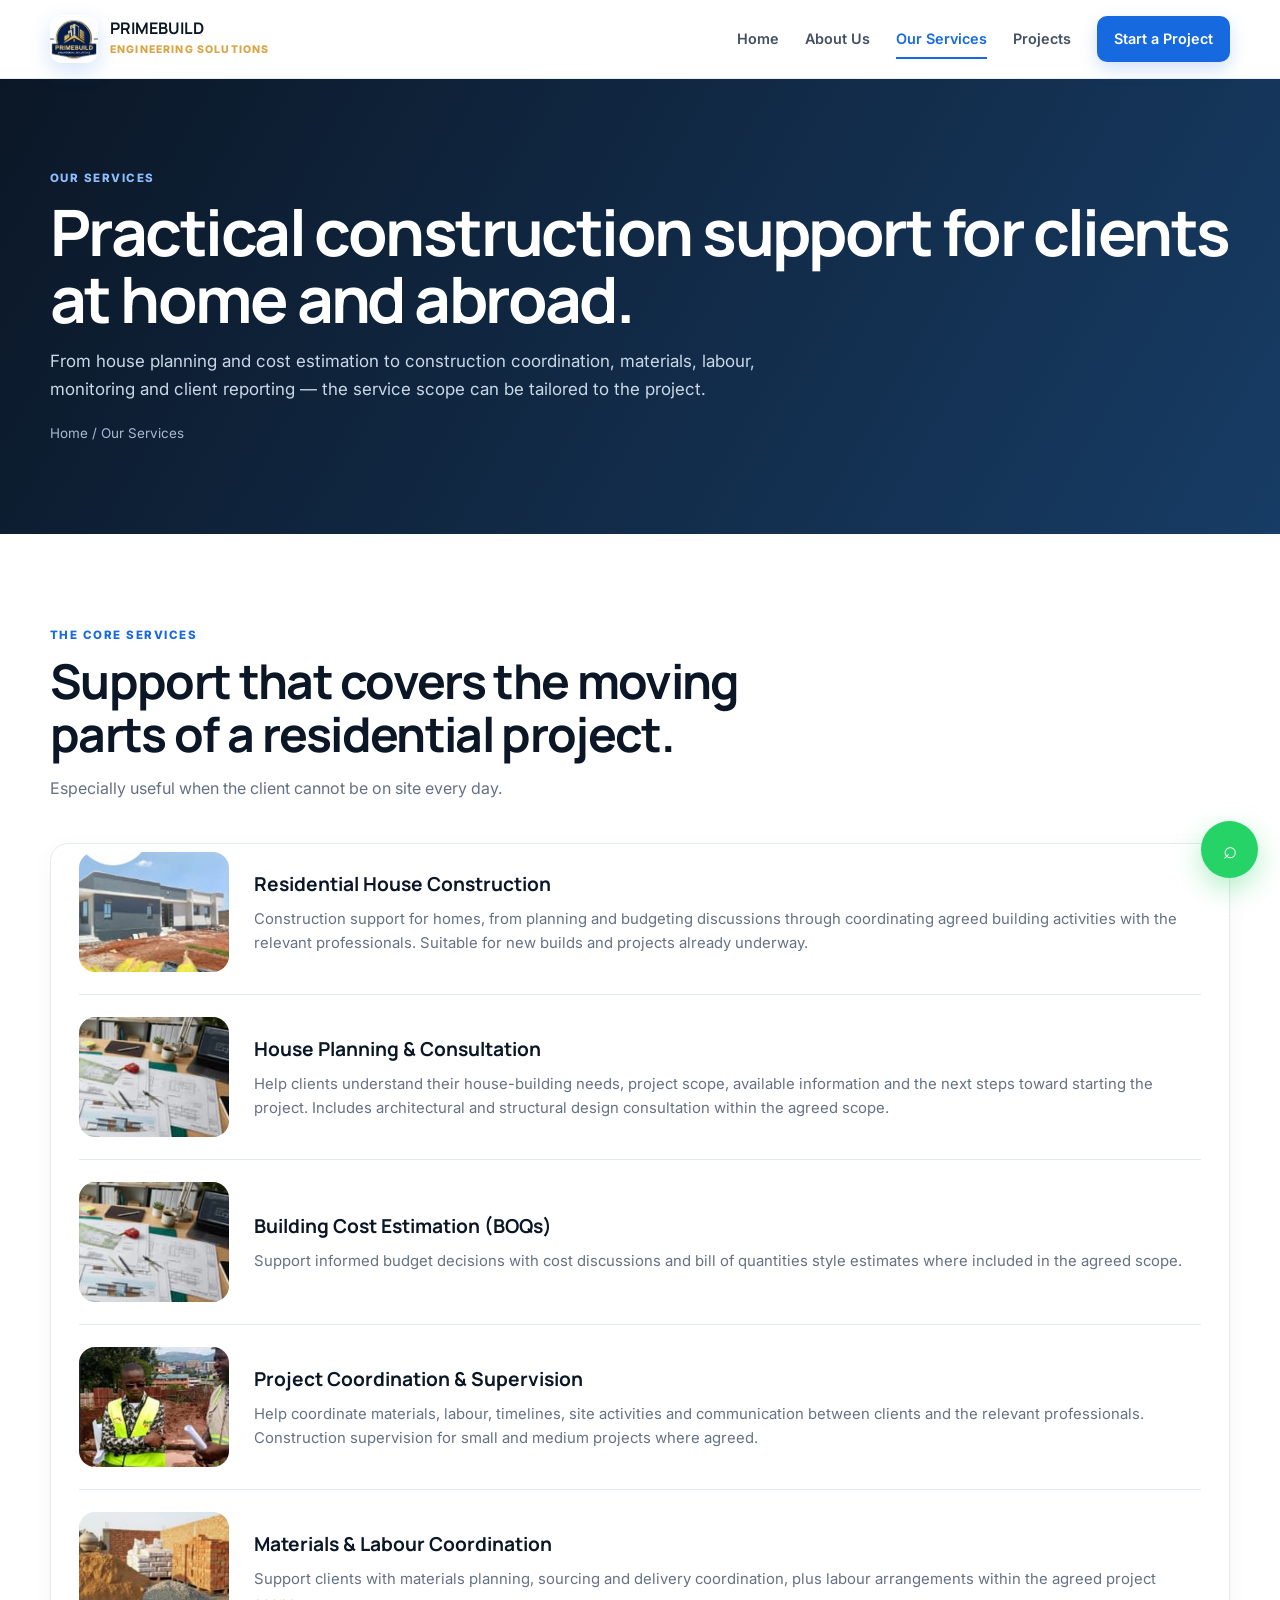
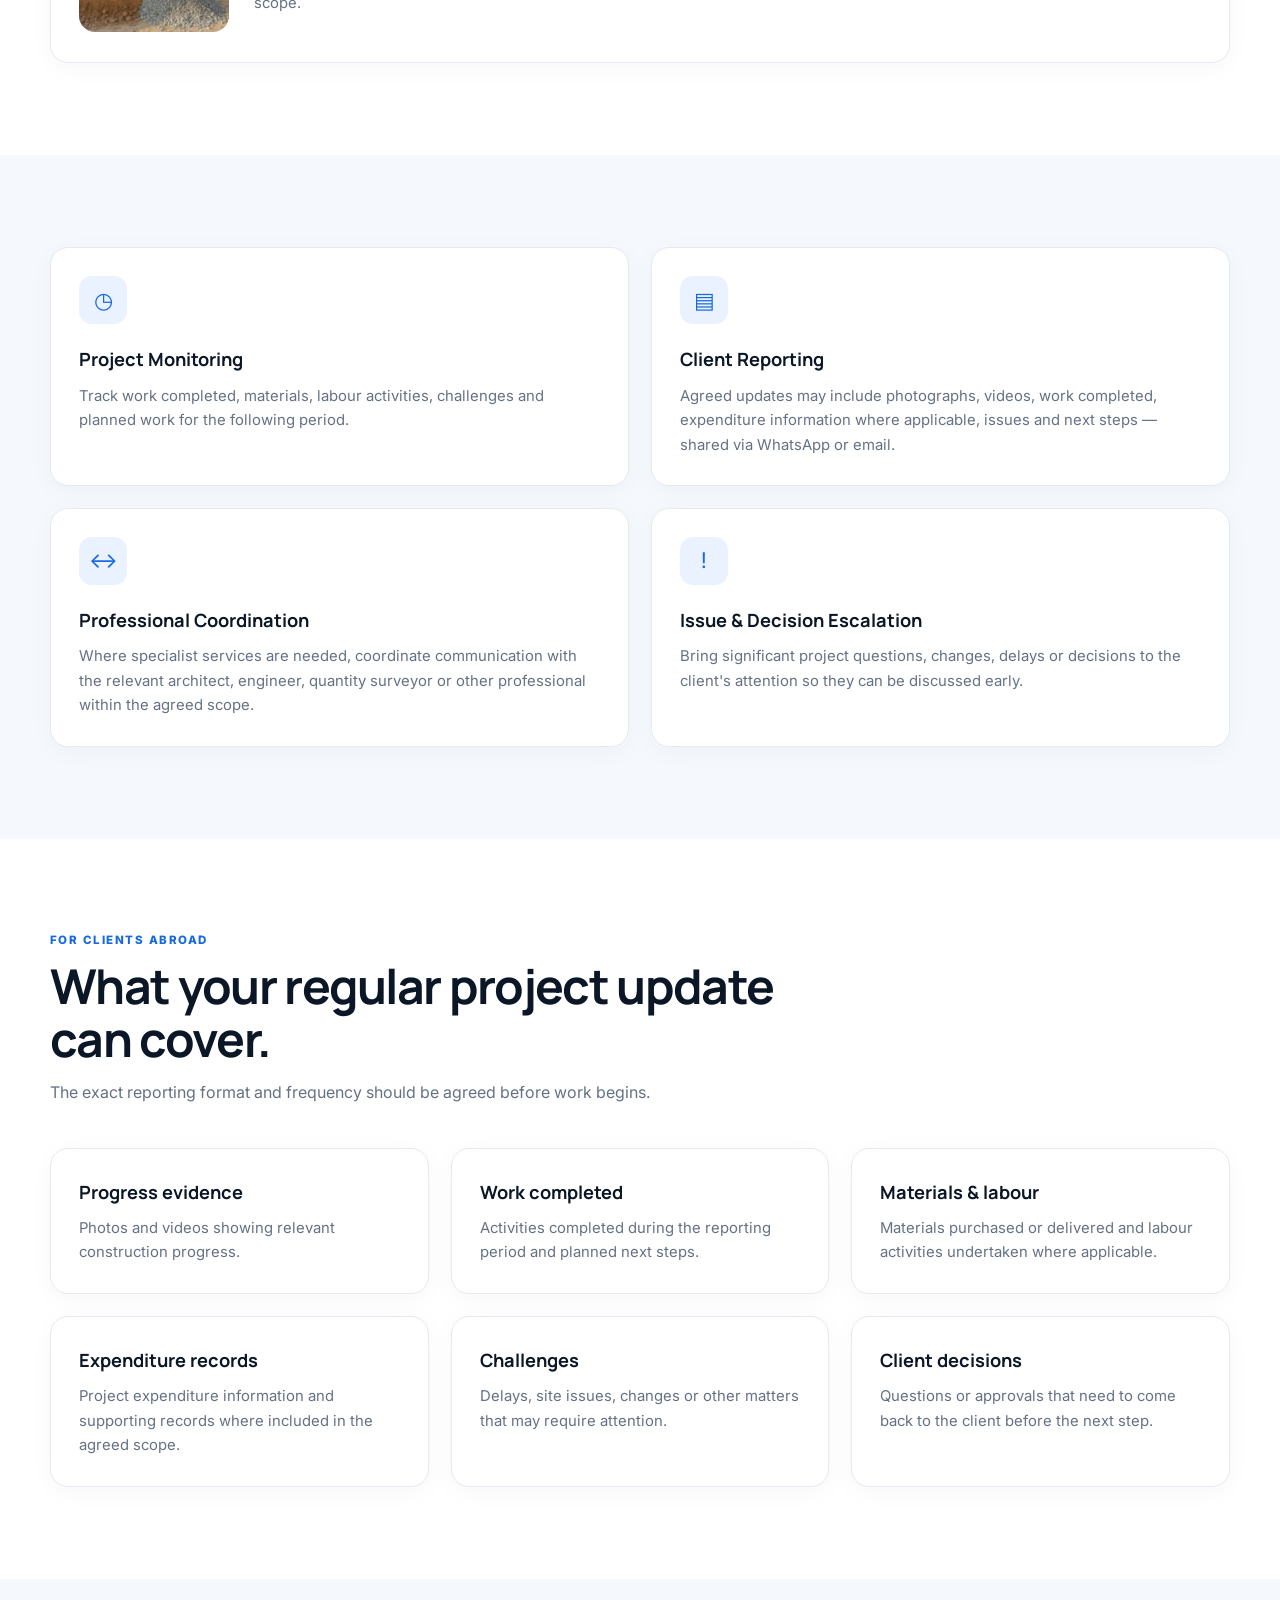
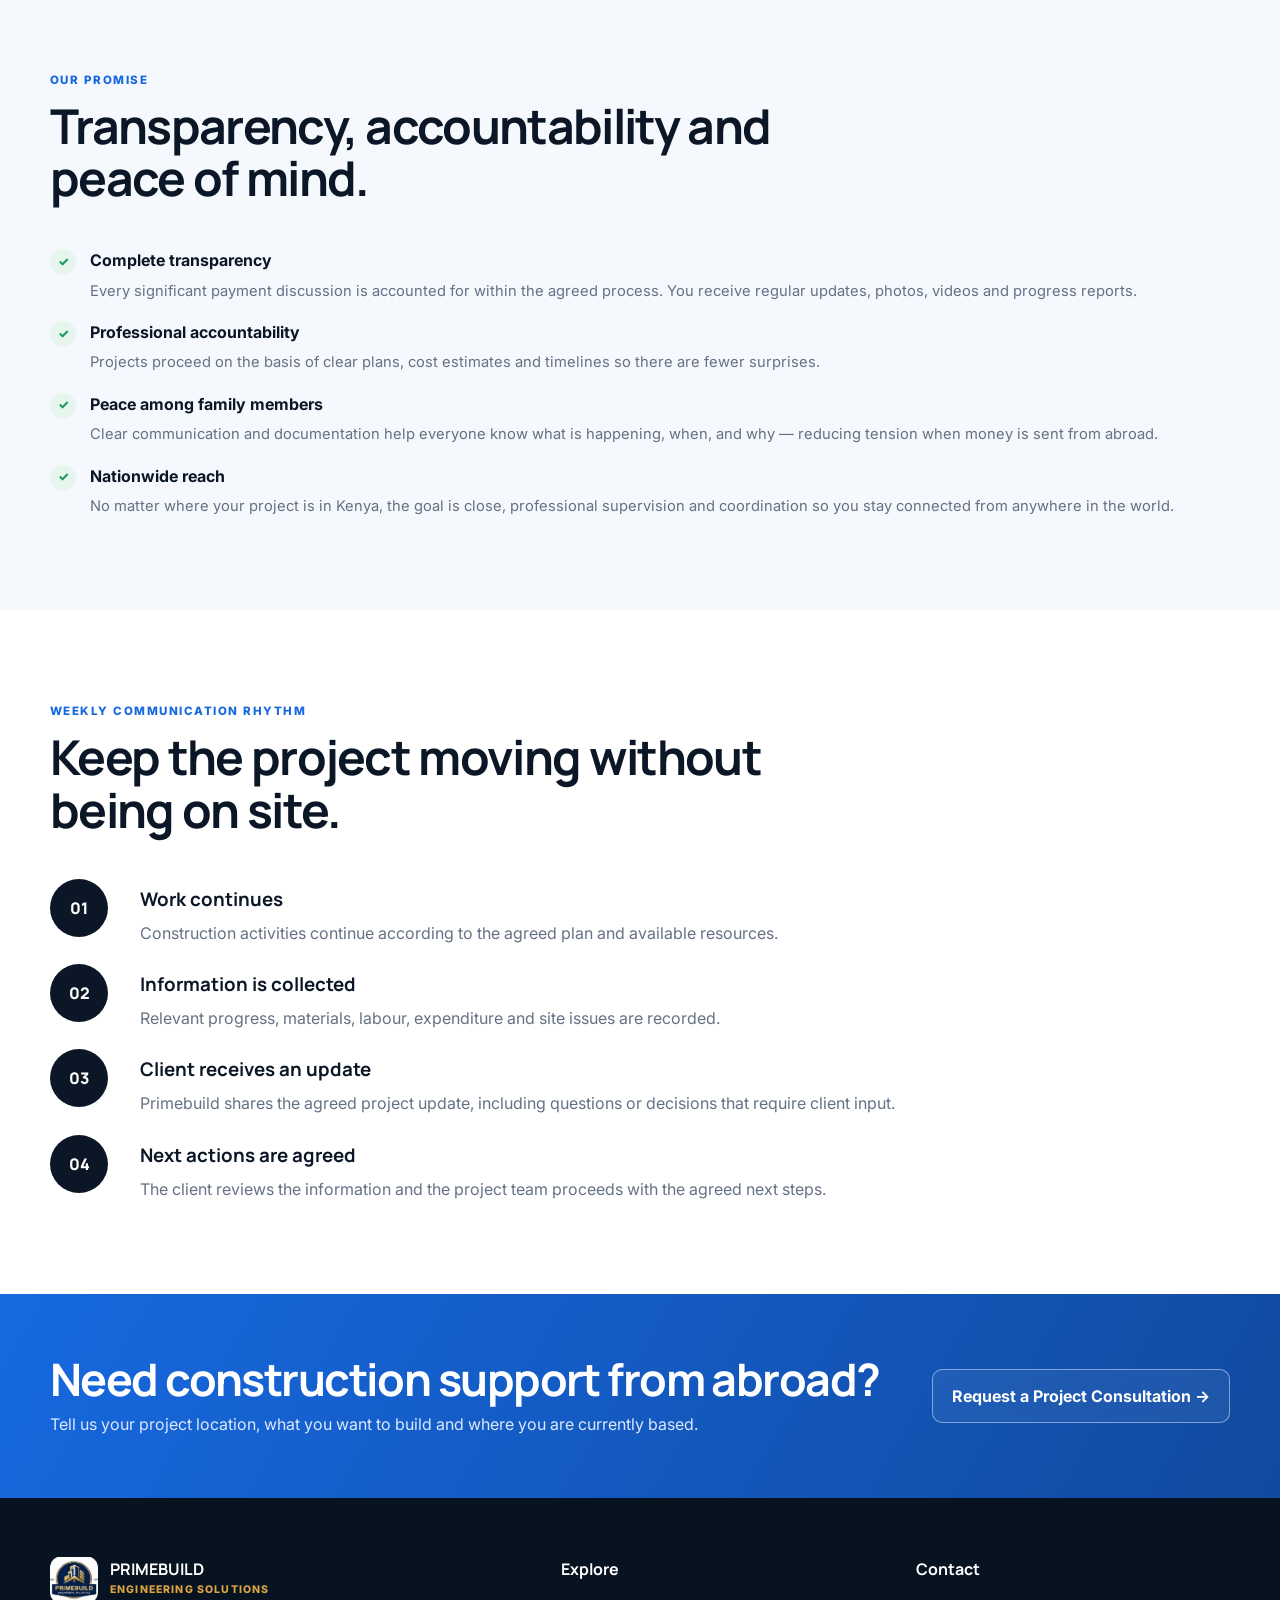
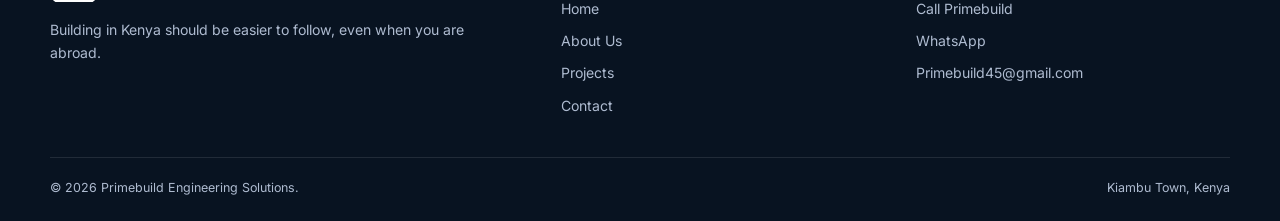
<file: services.html>
<!doctype html>
<html lang="en"><head><meta charset="utf-8"><meta name="viewport" content="width=device-width,initial-scale=1"><title>Our Services | Primebuild Engineering Solutions</title><meta name="description" content="Primebuild services include residential construction support, house planning and consultation, BOQs, 3D visualisation, project coordination, materials and labour coordination, monitoring and client reporting."><link rel="icon" href="favicon.svg" type="image/svg+xml"><link rel="stylesheet" href="styles.css"></head>
<body>
<a class="skip-link" href="#main">Skip to content</a>
<nav class="navbar"><div class="container nav-inner"><a class="brand" href="index.html"><img class="logo-img" src="favicon.jpeg" width="48" height="48" alt="Primebuild logo"><span class="brand-text"><strong>PRIMEBUILD</strong><span>ENGINEERING SOLUTIONS</span></span></a><button class="menu-btn" aria-label="Open menu" aria-expanded="false">☰</button><div class="nav-links"><a href="index.html">Home</a><a href="about.html">About Us</a><a class="active" href="services.html">Our Services</a><a href="projects.html">Projects</a><a href="contact.html" class="nav-cta">Start a Project</a></div></div></nav>
<header class="page-hero"><div class="container"><div class="kicker" style="color:#8ebdff">Our Services</div><h1>Practical construction support for clients at home and abroad.</h1><p>From house planning and cost estimation to construction coordination, materials, labour, monitoring and client reporting — the service scope can be tailored to the project.</p><div class="breadcrumb">Home / Our Services</div></div></header>
<main id="main">
<section class="section"><div class="container"><div class="section-head"><div class="kicker">The core services</div><h2>Support that covers the moving parts of a residential project.</h2><p>Especially useful when the client cannot be on site every day.</p></div>
<div class="card" style="padding:8px 28px">
<div class="service-media reveal"><img src="assets/service-residential.jpg" alt="Residential house construction"><div><h3>Residential House Construction</h3><p>Construction support for homes, from planning and budgeting discussions through coordinating agreed building activities with the relevant professionals. Suitable for new builds and projects already underway.</p></div></div>
<div class="service-media reveal"><img src="assets/service-planning.jpg" alt="House planning drawings and consultation"><div><h3>House Planning &amp; Consultation</h3><p>Help clients understand their house-building needs, project scope, available information and the next steps toward starting the project. Includes architectural and structural design consultation within the agreed scope.</p></div></div>
<div class="service-media reveal"><img src="assets/service-planning.jpg" alt="Building cost estimation"><div><h3>Building Cost Estimation (BOQs)</h3><p>Support informed budget decisions with cost discussions and bill of quantities style estimates where included in the agreed scope.</p></div></div>
<div class="service-media reveal"><img src="assets/service-coordination.jpg" alt="Construction project coordination on site"><div><h3>Project Coordination &amp; Supervision</h3><p>Help coordinate materials, labour, timelines, site activities and communication between clients and the relevant professionals. Construction supervision for small and medium projects where agreed.</p></div></div>
<div class="service-media reveal"><img src="assets/service-materials.jpg" alt="Construction materials on site"><div><h3>Materials &amp; Labour Coordination</h3><p>Support clients with materials planning, sourcing and delivery coordination, plus labour arrangements within the agreed project scope.</p></div></div>
</div></div></section>

<section class="section alt"><div class="container"><div class="grid grid-2">
<div class="card reveal"><div class="icon">◷</div><h3>Project Monitoring</h3><p>Track work completed, materials, labour activities, challenges and planned work for the following period.</p></div>
<div class="card reveal"><div class="icon">▤</div><h3>Client Reporting</h3><p>Agreed updates may include photographs, videos, work completed, expenditure information where applicable, issues and next steps — shared via WhatsApp or email.</p></div>
<div class="card reveal"><div class="icon">↔</div><h3>Professional Coordination</h3><p>Where specialist services are needed, coordinate communication with the relevant architect, engineer, quantity surveyor or other professional within the agreed scope.</p></div>
<div class="card reveal"><div class="icon">!</div><h3>Issue &amp; Decision Escalation</h3><p>Bring significant project questions, changes, delays or decisions to the client's attention so they can be discussed early.</p></div>
</div></div></section>

<section class="section"><div class="container"><div class="section-head"><div class="kicker">For clients abroad</div><h2>What your regular project update can cover.</h2><p>The exact reporting format and frequency should be agreed before work begins.</p></div><div class="grid grid-3">
<div class="card"><h3>Progress evidence</h3><p>Photos and videos showing relevant construction progress.</p></div>
<div class="card"><h3>Work completed</h3><p>Activities completed during the reporting period and planned next steps.</p></div>
<div class="card"><h3>Materials &amp; labour</h3><p>Materials purchased or delivered and labour activities undertaken where applicable.</p></div>
<div class="card"><h3>Expenditure records</h3><p>Project expenditure information and supporting records where included in the agreed scope.</p></div>
<div class="card"><h3>Challenges</h3><p>Delays, site issues, changes or other matters that may require attention.</p></div>
<div class="card"><h3>Client decisions</h3><p>Questions or approvals that need to come back to the client before the next step.</p></div>
</div></div></section>

<section class="section alt"><div class="container"><div class="section-head"><div class="kicker">Our promise</div><h2>Transparency, accountability and peace of mind.</h2></div>
<ul class="promise-list reveal">
<li><span class="check">✓</span><div><strong>Complete transparency</strong><span>Every significant payment discussion is accounted for within the agreed process. You receive regular updates, photos, videos and progress reports.</span></div></li>
<li><span class="check">✓</span><div><strong>Professional accountability</strong><span>Projects proceed on the basis of clear plans, cost estimates and timelines so there are fewer surprises.</span></div></li>
<li><span class="check">✓</span><div><strong>Peace among family members</strong><span>Clear communication and documentation help everyone know what is happening, when, and why — reducing tension when money is sent from abroad.</span></div></li>
<li><span class="check">✓</span><div><strong>Nationwide reach</strong><span>No matter where your project is in Kenya, the goal is close, professional supervision and coordination so you stay connected from anywhere in the world.</span></div></li>
</ul>
</div></section>

<section class="section"><div class="container"><div class="section-head"><div class="kicker">Weekly communication rhythm</div><h2>Keep the project moving without being on site.</h2></div><div class="timeline"><div class="step reveal"><div class="step-number">01</div><div><h3>Work continues</h3><p>Construction activities continue according to the agreed plan and available resources.</p></div></div><div class="step reveal"><div class="step-number">02</div><div><h3>Information is collected</h3><p>Relevant progress, materials, labour, expenditure and site issues are recorded.</p></div></div><div class="step reveal"><div class="step-number">03</div><div><h3>Client receives an update</h3><p>Primebuild shares the agreed project update, including questions or decisions that require client input.</p></div></div><div class="step reveal"><div class="step-number">04</div><div><h3>Next actions are agreed</h3><p>The client reviews the information and the project team proceeds with the agreed next steps.</p></div></div></div></div></section>

<section class="cta"><div class="container cta-inner"><div><h2>Need construction support from abroad?</h2><p>Tell us your project location, what you want to build and where you are currently based.</p></div><a class="btn btn-outline" href="contact.html">Request a Project Consultation →</a></div></section>
</main>
<footer><div class="container"><div class="footer-grid"><div class="footer-brand"><a class="brand" href="index.html"><img class="logo-img" src="favicon.jpeg" width="48" height="48" alt="Primebuild logo"><span class="brand-text"><strong style="color:#fff">PRIMEBUILD</strong><span>ENGINEERING SOLUTIONS</span></span></a><p>Building in Kenya should be easier to follow, even when you are abroad.</p></div><div><h3>Explore</h3><ul><li><a href="index.html">Home</a></li><li><a href="about.html">About Us</a></li><li><a href="projects.html">Projects</a></li><li><a href="contact.html">Contact</a></li></ul></div><div><h3>Contact</h3><ul><li><a data-phone data-phone-text="false">Call Primebuild</a></li><li><a data-whatsapp>WhatsApp</a></li><li><a data-email>info@primebuild.co.ke</a></li></ul></div></div><div class="footer-bottom"><span>© <span id="year"></span> Primebuild Engineering Solutions.</span><span>Kiambu Town, Kenya</span></div></div></footer>
<a class="whatsapp-float" data-whatsapp aria-label="Chat on WhatsApp">⌕</a><script src="script.js"></script></body></html>
</file>
<file: styles.css>
@import url('https://fonts.googleapis.com/css2?family=Inter:wght@400;500;600;700;800&family=Manrope:wght@600;700;800&display=swap');

:root{
  --navy:#0b1726;--navy-2:#102238;--blue:#1769e0;--blue-2:#0d4fb3;--gold:#d9a441;
  --white:#fff;--text:#172233;--muted:#657184;--light:#f5f8fc;--line:#e5eaf1;--success:#159957;
  --shadow:0 18px 55px rgba(10,28,52,.10);--radius:18px;--max:1180px;
}
*{box-sizing:border-box;margin:0;padding:0}
html{scroll-behavior:smooth}
body{font-family:Inter,Arial,sans-serif;color:var(--text);background:#fff;line-height:1.65}
img{max-width:100%;display:block}
a{text-decoration:none;color:inherit}
button,input,textarea,select{font:inherit}
.container{width:min(var(--max),calc(100% - 40px));margin:auto}
.skip-link{position:absolute;left:-999px;top:8px;background:#fff;color:var(--navy);padding:10px 14px;border-radius:8px;z-index:2000}.skip-link:focus{left:10px}
.topbar{background:var(--navy);color:#dfe8f3;font-size:.84rem}.topbar .container{display:flex;justify-content:space-between;gap:20px;padding:9px 0}.topbar .accent{color:#fff;font-weight:700}
.navbar{position:sticky;top:0;z-index:1000;background:rgba(255,255,255,.97);backdrop-filter:blur(14px);border-bottom:1px solid rgba(229,234,241,.9)}
.nav-inner{height:78px;display:flex;align-items:center;justify-content:space-between;gap:25px}.brand{display:flex;align-items:center;gap:12px}.logo-mark{width:45px;height:45px;border-radius:12px;background:linear-gradient(135deg,var(--blue),var(--navy));display:grid;place-items:center;color:#fff;font-weight:800;font-family:Manrope;font-size:1.05rem;box-shadow:0 8px 22px rgba(23,105,224,.22)}
.brand-text strong{display:block;font-family:Manrope;font-size:1rem;line-height:1.1;color:var(--navy)}.brand-text span{display:block;font-size:.66rem;letter-spacing:.11em;color:var(--gold);font-weight:800;margin-top:3px}
.nav-links{display:flex;align-items:center;gap:26px;font-weight:600;font-size:.9rem}.nav-links a{color:#435064;position:relative;padding:28px 0}.nav-links a:hover,.nav-links a.active{color:var(--blue)}.nav-links a.active:after{content:"";position:absolute;height:2px;background:var(--blue);left:0;right:0;bottom:20px}.nav-cta{background:var(--blue)!important;color:#fff!important;padding:11px 17px!important;border-radius:10px;box-shadow:0 7px 18px rgba(23,105,224,.2)}.nav-cta.active:after{display:none}.menu-btn{display:none;border:0;background:transparent;font-size:1.6rem;color:var(--navy);cursor:pointer}
.hero{position:relative;min-height:690px;display:grid;align-items:center;background:linear-gradient(90deg,rgba(7,19,33,.94) 0%,rgba(7,19,33,.80) 45%,rgba(7,19,33,.28) 100%),url('assets/abroad-construction-1.jpg') center/cover}.hero-content{padding:100px 0;max-width:790px;color:#fff}.eyebrow{display:inline-flex;align-items:center;gap:9px;color:#d9e8ff;text-transform:uppercase;letter-spacing:.13em;font-weight:800;font-size:.76rem;margin-bottom:18px}.eyebrow:before{content:"";width:32px;height:2px;background:var(--gold)}
.hero h1{font-family:Manrope;font-size:clamp(2.6rem,6vw,5rem);line-height:1.02;letter-spacing:-.04em;margin-bottom:22px}.hero h1 span{color:#79b0ff}.hero p{font-size:clamp(1rem,2vw,1.2rem);color:#e4ebf4;max-width:690px}.hero-actions{display:flex;gap:12px;flex-wrap:wrap;margin-top:32px}.hero-note{display:flex;gap:18px;flex-wrap:wrap;margin-top:30px;color:#dbe6f3;font-size:.88rem}.hero-note span{display:inline-flex;align-items:center;gap:7px}.hero-note b{color:#fff}
.btn{display:inline-flex;align-items:center;justify-content:center;gap:9px;padding:13px 19px;border-radius:10px;border:1px solid transparent;font-weight:700;cursor:pointer;transition:.2s}.btn-primary{background:var(--blue);color:#fff}.btn-primary:hover{background:var(--blue-2);transform:translateY(-1px)}.btn-outline{border-color:rgba(255,255,255,.45);color:#fff;background:rgba(255,255,255,.06)}.btn-outline:hover{background:#fff;color:var(--navy)}.btn-dark{background:var(--navy);color:#fff}.btn-light{background:#fff;color:var(--navy);border-color:#dce4ef}.btn-light:hover{transform:translateY(-1px);box-shadow:var(--shadow)}
.section{padding:92px 0}.section.alt{background:var(--light)}.section-head{max-width:760px;margin-bottom:42px}.section-head.center{text-align:center;margin-left:auto;margin-right:auto}.kicker{text-transform:uppercase;letter-spacing:.13em;font-size:.72rem;font-weight:800;color:var(--blue);margin-bottom:10px}h2{font-family:Manrope;color:var(--navy);font-size:clamp(2rem,4vw,3rem);line-height:1.1;letter-spacing:-.035em}.section-head p{color:var(--muted);margin-top:14px}
.grid{display:grid;gap:22px}.grid-3{grid-template-columns:repeat(3,1fr)}.grid-2{grid-template-columns:repeat(2,1fr)}.card{border:1px solid var(--line);border-radius:var(--radius);padding:28px;background:#fff;box-shadow:0 5px 25px rgba(10,28,52,.035)}.card:hover{box-shadow:var(--shadow);transform:translateY(-2px);transition:.25s}.icon{width:48px;height:48px;border-radius:13px;background:#eaf2ff;color:var(--blue);display:grid;place-items:center;font-size:1.35rem;margin-bottom:20px}.card h3{font-family:Manrope;font-size:1.14rem;color:var(--navy);margin-bottom:9px}.card p{color:var(--muted);font-size:.93rem}
.feature{display:grid;grid-template-columns:1fr 1fr;gap:55px;align-items:center}.feature-image{min-height:470px;border-radius:24px;background:url('assets/abroad-modern-home.jpg') center/cover;box-shadow:var(--shadow)}.feature-image.tall{min-height:540px}.check-list{list-style:none;margin-top:24px;display:grid;gap:14px}.check-list li{display:flex;gap:11px;align-items:flex-start;color:#465366}.check{width:23px;height:23px;flex:0 0 23px;border-radius:50%;background:#e6f6ee;color:var(--success);display:grid;place-items:center;font-size:.72rem;font-weight:800;margin-top:2px}
.stats{display:grid;grid-template-columns:repeat(3,1fr);border-top:1px solid var(--line);border-bottom:1px solid var(--line)}.stat{padding:26px 20px;text-align:center;border-right:1px solid var(--line)}.stat:last-child{border:0}.stat strong{display:block;font-family:Manrope;font-size:1.45rem;color:var(--navy)}.stat span{color:var(--muted);font-size:.86rem}
.page-hero{padding:90px 0;background:linear-gradient(120deg,var(--navy),#173c65);color:#fff}.page-hero h1{font-family:Manrope;font-size:clamp(2.4rem,5vw,4.1rem);line-height:1.05;letter-spacing:-.04em}.page-hero p{max-width:720px;color:#cbd8e7;margin-top:16px;font-size:1.06rem}.breadcrumb{margin-top:18px;color:#a9bad0;font-size:.84rem}
.abroad-banner{background:linear-gradient(120deg,#0b1726,#173c65);color:#fff;border-radius:28px;padding:48px;display:grid;grid-template-columns:1.1fr .9fr;gap:35px;align-items:center;overflow:hidden}.abroad-banner h2{color:#fff}.abroad-banner p{color:#d4dfec;margin-top:14px}.abroad-banner .mini-points{display:grid;gap:12px;margin-top:24px}.abroad-banner .mini-points span{display:flex;gap:9px;align-items:flex-start}.abroad-banner .mini-points b{color:#fff}.abroad-image-grid{display:grid;grid-template-columns:1fr 1fr;gap:12px}.abroad-image-grid img{height:170px;width:100%;object-fit:cover;border-radius:16px}.abroad-image-grid img:first-child{grid-column:1/-1;height:210px}
.gallery{display:grid;grid-template-columns:repeat(4,1fr);gap:14px}.gallery figure{margin:0;overflow:hidden;border-radius:18px;background:#fff;border:1px solid var(--line)}.gallery img{width:100%;height:230px;object-fit:cover;transition:transform .35s ease}.gallery figure:hover img{transform:scale(1.04)}.gallery figcaption{padding:14px 15px;color:var(--navy);font-weight:700;font-size:.9rem}.gallery figcaption span{display:block;color:var(--muted);font-weight:400;font-size:.78rem;margin-top:3px}
.service-media{display:grid;grid-template-columns:150px 1fr;gap:25px;align-items:center;border-bottom:1px solid var(--line);padding:22px 0}.service-media:first-child{padding-top:0}.service-media:last-child{border-bottom:0}.service-media img{width:150px;height:120px;object-fit:cover;border-radius:16px}.service-media h3{font-family:Manrope;color:var(--navy);font-size:1.2rem;margin-bottom:6px}.service-media p{color:var(--muted)}
.timeline{display:grid;gap:18px}.step{display:grid;grid-template-columns:70px 1fr;gap:20px;align-items:start}.step-number{width:58px;height:58px;border-radius:50%;background:var(--navy);color:#fff;display:grid;place-items:center;font-family:Manrope;font-weight:800}.step h3{font-family:Manrope;color:var(--navy);margin:5px 0 5px}.step p{color:var(--muted)}
.table-wrap{overflow:auto;border:1px solid var(--line);border-radius:15px}table{width:100%;border-collapse:collapse;min-width:650px;background:#fff}th,td{text-align:left;padding:16px 18px;border-bottom:1px solid var(--line);vertical-align:top}th{background:var(--navy);color:#fff;font-size:.86rem}td{color:#596578;font-size:.9rem}td:first-child{font-weight:700;color:var(--navy)}
.notice{padding:20px 22px;border-left:4px solid var(--gold);background:#fff8e8;border-radius:10px;color:#5d4b28}.project{overflow:hidden;padding:0}.project-image{height:245px;background-position:center;background-size:cover}.project-body{padding:23px}.project-tag{display:inline-block;font-size:.7rem;text-transform:uppercase;letter-spacing:.1em;font-weight:800;color:var(--blue);margin-bottom:7px}.project-body h3{font-family:Manrope;color:var(--navy);margin-bottom:6px}.project-body p{color:var(--muted);font-size:.9rem}
.cta{padding:60px 0;background:linear-gradient(120deg,var(--blue),#104aa0);color:#fff}.cta-inner{display:flex;align-items:center;justify-content:space-between;gap:30px}.cta h2{color:#fff;font-size:clamp(1.9rem,4vw,2.8rem)}.cta p{color:#dce9ff;margin-top:8px;max-width:650px}
.contact-grid{display:grid;grid-template-columns:.85fr 1.15fr;gap:28px}.contact-item{display:flex;gap:14px;padding:18px 0;border-bottom:1px solid var(--line)}.contact-item:last-child{border:0}.contact-item .icon{margin:0;width:42px;height:42px;flex:0 0 42px}.contact-item strong{display:block;color:var(--navy)}.contact-item span{color:var(--muted);font-size:.9rem}.form-card{padding:30px}.form-grid{display:grid;grid-template-columns:1fr 1fr;gap:16px}.field{display:grid;gap:7px}.field.full{grid-column:1/-1}.field label{font-size:.82rem;font-weight:700;color:var(--navy)}.field input,.field textarea,.field select{width:100%;border:1px solid #d9e0ea;border-radius:10px;padding:12px 13px;outline:none;background:#fff;color:var(--text)}.field input:focus,.field textarea:focus,.field select:focus{border-color:var(--blue);box-shadow:0 0 0 3px rgba(23,105,224,.1)}.field textarea{min-height:135px;resize:vertical}.field small{color:var(--muted);font-size:.75rem}
.faq{display:grid;gap:12px}.faq details{border:1px solid var(--line);border-radius:14px;padding:18px 20px;background:#fff}.faq summary{cursor:pointer;font-weight:800;color:var(--navy)}.faq details p{color:var(--muted);margin-top:12px}
footer{background:#081321;color:#aebbd0;padding:58px 0 22px}.footer-grid{display:grid;grid-template-columns:1.5fr 1fr 1fr;gap:40px;padding-bottom:40px}footer h3{color:#fff;font-family:Manrope;font-size:1rem;margin-bottom:15px}footer p,footer li{font-size:.88rem}footer ul{list-style:none;display:grid;gap:9px}footer a:hover{color:#fff}.footer-brand p{max-width:430px;margin-top:14px}.footer-bottom{border-top:1px solid rgba(255,255,255,.1);padding-top:20px;display:flex;justify-content:space-between;gap:20px;font-size:.78rem}
.whatsapp-float{position:fixed;right:22px;bottom:22px;width:57px;height:57px;border-radius:50%;background:#25d366;color:#fff;display:grid;place-items:center;font-size:1.5rem;box-shadow:0 10px 28px rgba(37,211,102,.35);z-index:1200}.reveal{opacity:0;transform:translateY(15px);transition:.55s ease}.reveal.visible{opacity:1;transform:none}
@media(max-width:900px){.nav-links{position:absolute;left:20px;right:20px;top:70px;background:#fff;border:1px solid var(--line);border-radius:14px;box-shadow:var(--shadow);padding:10px;display:none;flex-direction:column;align-items:stretch;gap:0}.nav-links.open{display:flex}.nav-links a{padding:12px 13px}.nav-links a.active:after{display:none}.menu-btn{display:block}.nav-cta{text-align:center;margin-top:4px}.hero{min-height:650px}.feature{grid-template-columns:1fr}.feature-image{min-height:350px;order:-1}.grid-3{grid-template-columns:1fr 1fr}.contact-grid{grid-template-columns:1fr}.footer-grid{grid-template-columns:1fr 1fr}.abroad-banner{grid-template-columns:1fr}.gallery{grid-template-columns:1fr 1fr}}
@media(max-width:620px){.container{width:min(var(--max),calc(100% - 28px))}.topbar .container{justify-content:center;text-align:center}.topbar .desktop-only{display:none}.nav-inner{height:70px}.hero-content{padding:75px 0}.hero h1{font-size:2.65rem}.section{padding:70px 0}.grid-3,.grid-2{grid-template-columns:1fr}.stats{grid-template-columns:1fr}.stat{border-right:0;border-bottom:1px solid var(--line)}.stat:last-child{border-bottom:0}.form-grid{grid-template-columns:1fr}.field.full{grid-column:auto}.cta-inner{flex-direction:column;align-items:flex-start}.footer-grid{grid-template-columns:1fr}.footer-bottom{flex-direction:column}.feature-image{min-height:280px}.abroad-banner{padding:30px 22px}.gallery{grid-template-columns:1fr}.gallery img{height:250px}.service-media{grid-template-columns:105px 1fr;gap:16px}.service-media img{width:105px;height:95px}.hero-note{display:grid}.abroad-image-grid img{height:135px}.abroad-image-grid img:first-child{height:170px}}

/* Logo image support */
.brand .logo-img{width:48px;height:48px;border-radius:12px;object-fit:contain;display:block;box-shadow:0 8px 22px rgba(23,105,224,.18)}
.brand .logo-full{height:48px;width:auto;display:block}
footer .brand .logo-img{box-shadow:none}

/* Promise / trust list */
.promise-list{list-style:none;display:grid;gap:16px;margin-top:22px}
.promise-list li{display:flex;gap:14px;align-items:flex-start}
.promise-list .check{width:26px;height:26px;flex:0 0 26px;border-radius:50%;background:#e6f6ee;color:var(--success);display:grid;place-items:center;font-size:.78rem;font-weight:800;margin-top:2px}
.promise-list strong{display:block;color:var(--navy);margin-bottom:3px}
.promise-list span{color:var(--muted);font-size:.92rem}

/* Founder card */
.founder{display:grid;grid-template-columns:180px 1fr;gap:32px;align-items:center}
.founder-photo{width:180px;height:180px;border-radius:20px;object-fit:cover;background:var(--light);border:1px solid var(--line);box-shadow:var(--shadow)}
.founder-photo.placeholder{display:grid;place-items:center;font-size:3rem;color:var(--blue);background:linear-gradient(135deg,#eaf2ff,#f5f8fc)}
.founder h3{font-family:Manrope;color:var(--navy);font-size:1.35rem;margin-bottom:4px}
.founder .role{color:var(--blue);font-weight:700;font-size:.9rem;margin-bottom:12px}
.founder p{color:var(--muted)}

/* Trust strip */
.trust-strip{display:grid;grid-template-columns:repeat(4,1fr);gap:18px;margin-top:28px}
.trust-item{text-align:center;padding:18px 12px;border:1px solid var(--line);border-radius:14px;background:#fff}
.trust-item strong{display:block;font-family:Manrope;color:var(--navy);font-size:1.05rem}
.trust-item span{color:var(--muted);font-size:.82rem}

/* Quote banner */
.quote-banner{background:var(--navy);color:#fff;border-radius:22px;padding:36px 40px;text-align:center}
.quote-banner p{font-family:Manrope;font-size:clamp(1.15rem,2.5vw,1.45rem);line-height:1.4;color:#e8f0fa;max-width:820px;margin:0 auto}
.quote-banner cite{display:block;margin-top:16px;color:var(--gold);font-style:normal;font-weight:700;font-size:.9rem}

@media(max-width:900px){
  .founder{grid-template-columns:1fr;text-align:center}
  .founder-photo,.founder-photo.placeholder{margin:0 auto}
  .trust-strip{grid-template-columns:1fr 1fr}
}
@media(max-width:620px){
  .trust-strip{grid-template-columns:1fr}
  .quote-banner{padding:28px 22px}
}
</file>
